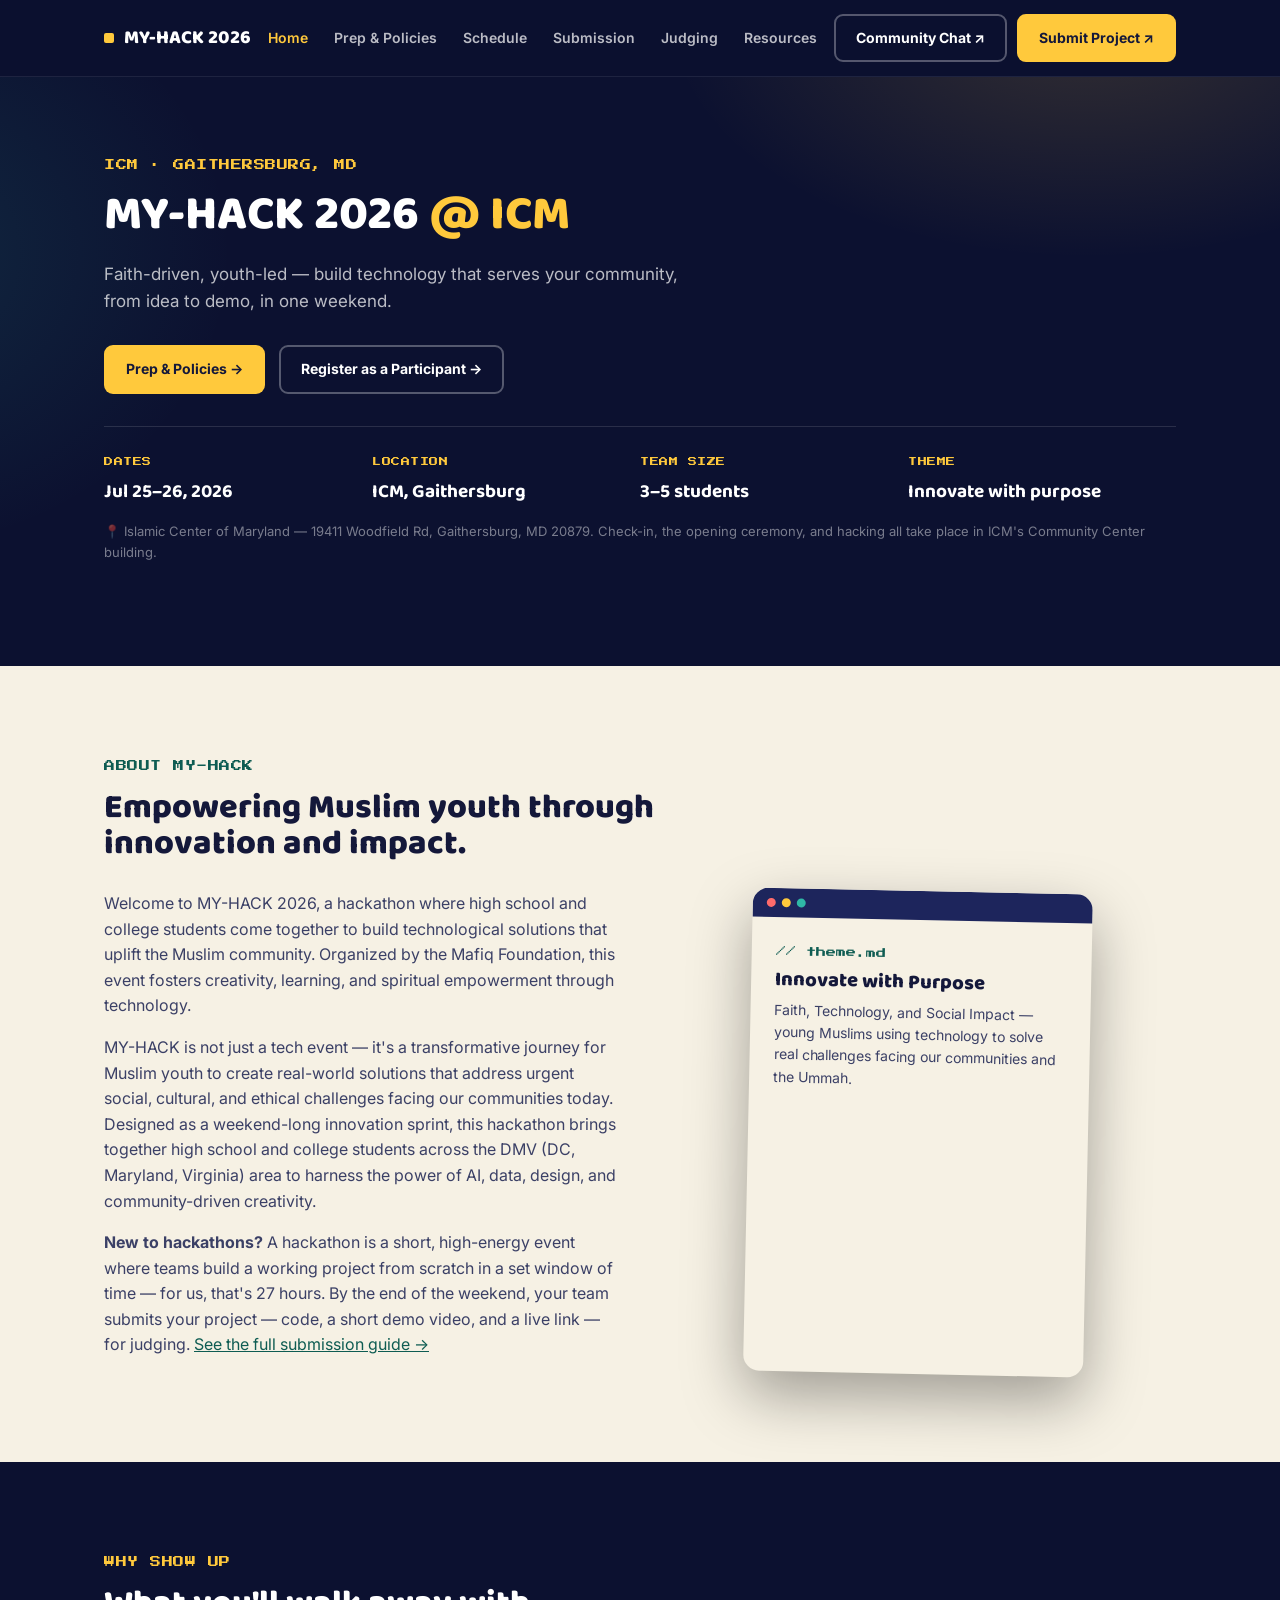
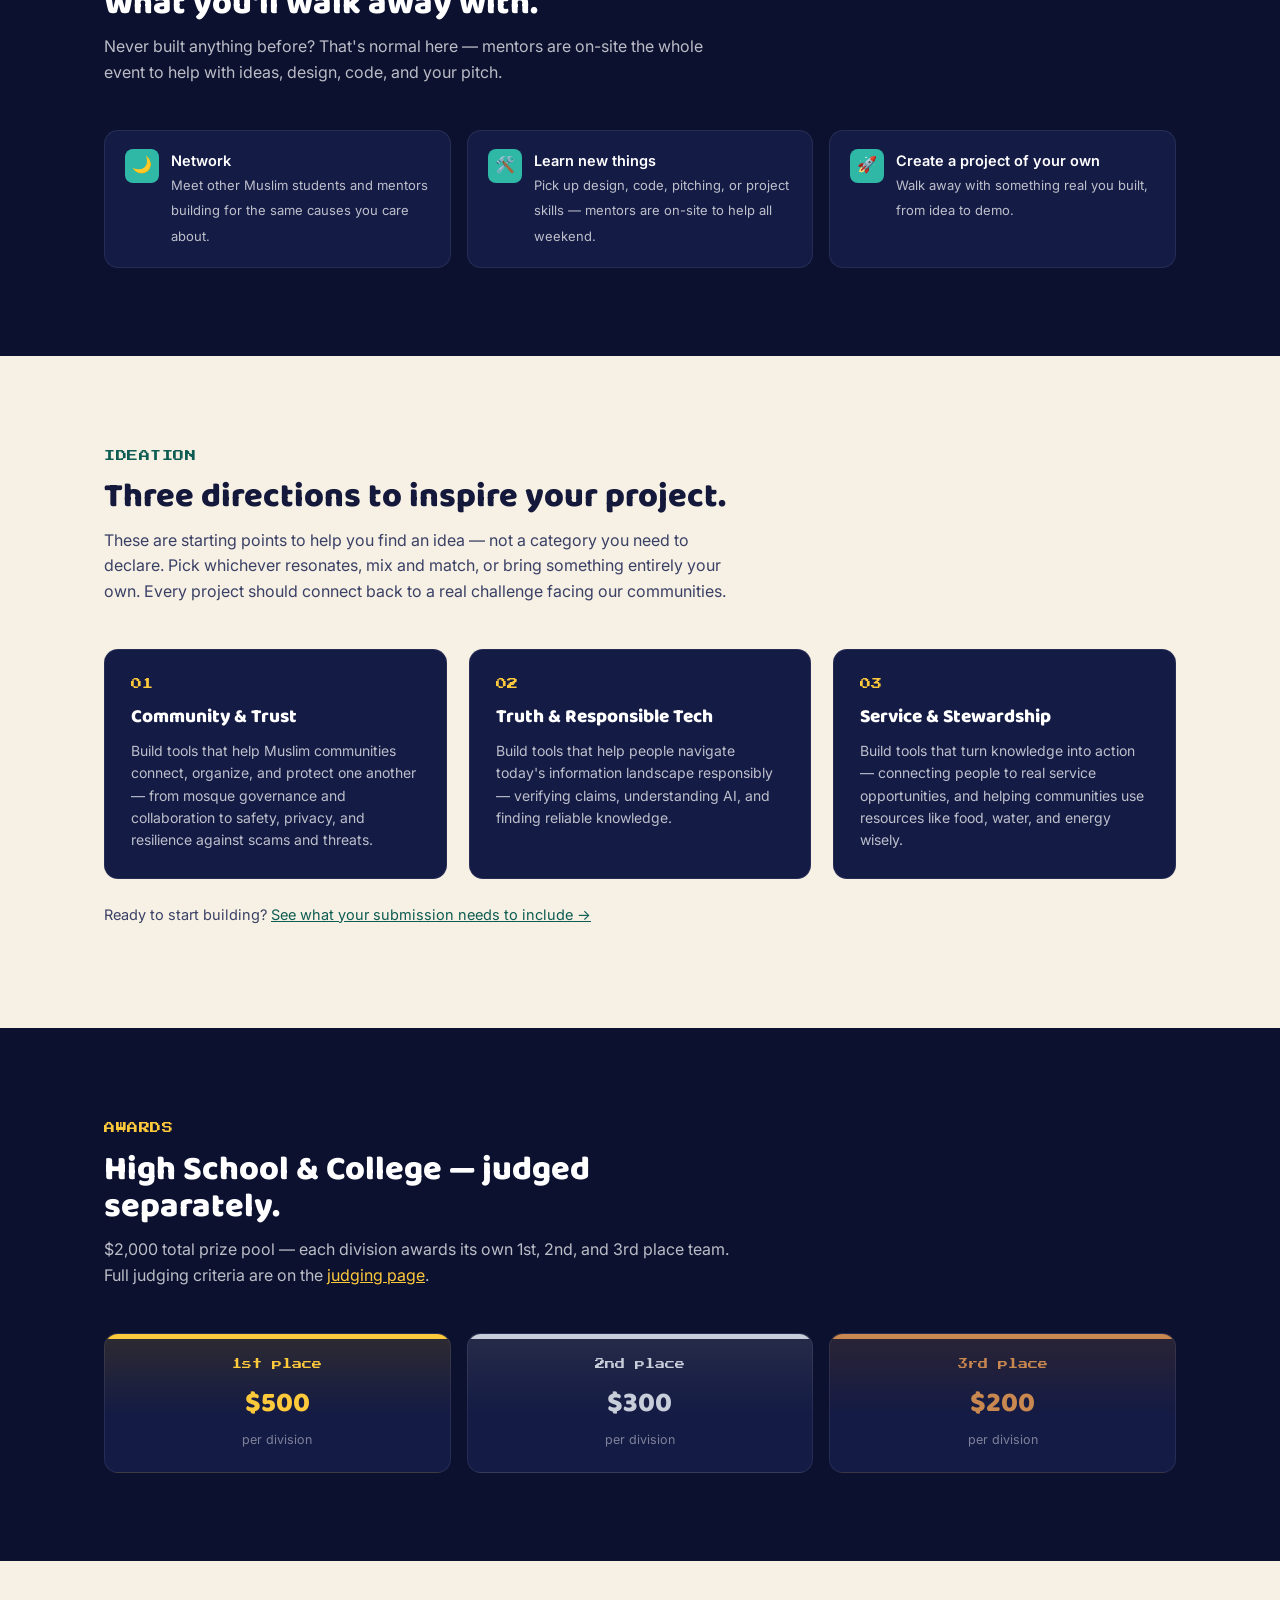
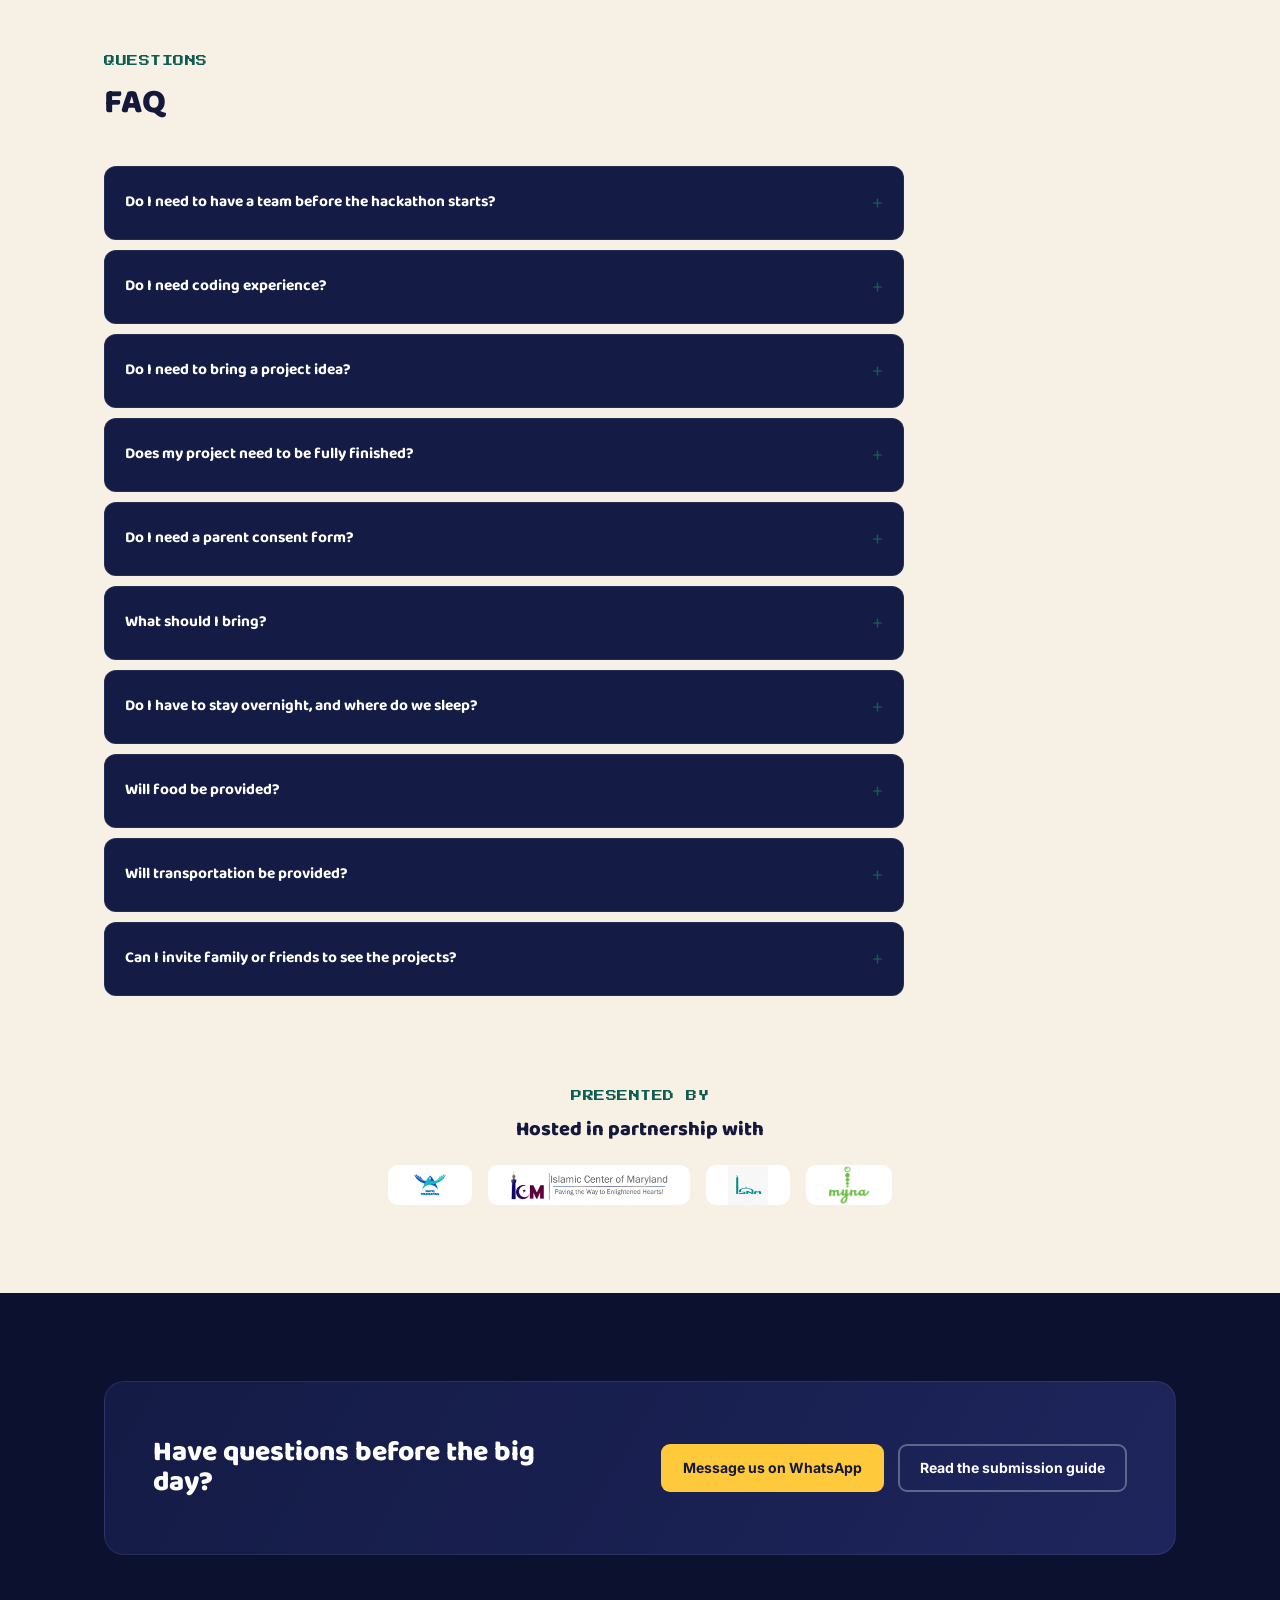
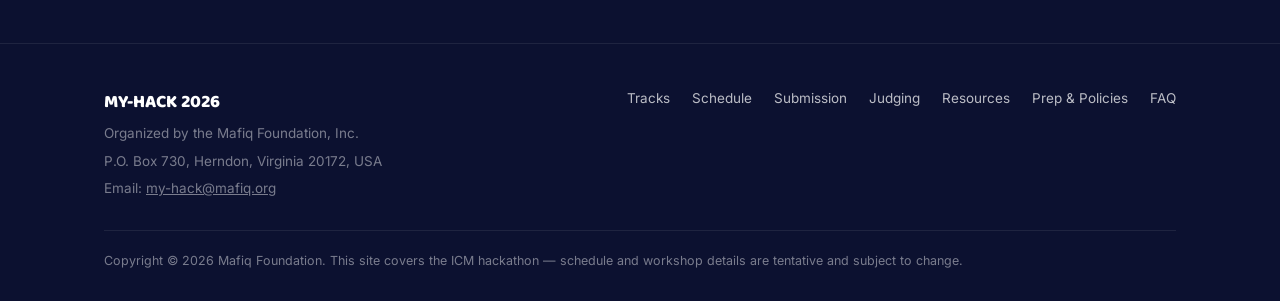
<file: index.html>
<!DOCTYPE html>
<html lang="en">
<head>
<meta charset="UTF-8">
<meta name="viewport" content="width=device-width, initial-scale=1.0">
<title>MY-HACK 2026 @ ICM | Mafiq Foundation</title>
<meta name="description" content="MY-HACK 2026 at the Islamic Center of Maryland — a hackathon for Muslim high school and college students. July 25–26, 2026.">
<link rel="preconnect" href="https://fonts.googleapis.com">
<link rel="preconnect" href="https://fonts.gstatic.com" crossorigin>
<link href="https://fonts.googleapis.com/css2?family=Press+Start+2P&family=Baloo+2:wght@500;700;800&family=Inter:wght@400;500;600;700&family=IBM+Plex+Mono:wght@500;600&display=swap" rel="stylesheet">
<link rel="stylesheet" href="style.css">
<link rel="icon" href="data:image/svg+xml,%3Csvg xmlns='http://www.w3.org/2000/svg' viewBox='0 0 100 100'%3E%3Crect width='100' height='100' rx='20' fill='%230C1130'/%3E%3Crect x='36' y='36' width='28' height='28' rx='6' fill='%23FFC93C'/%3E%3C/svg%3E">
</head>
<body>

<header>
  <div class="navbar">
    <a href="index.html" class="brand"><span class="dot"></span>MY-HACK 2026</a>
    <nav class="links">
      <a href="index.html" class="active">Home</a>
      <a href="conduct.html">Prep & Policies</a>
      <a href="schedule.html">Schedule</a>
      <a href="submission.html">Submission</a>
      <a href="judging.html">Judging</a>
      <a href="resources.html">Resources</a>
    </nav>
    <div class="navActions">
      <a class="btn btn-ghost" href="https://chat.whatsapp.com/Lw0ssvO4tS19f6dNPzfoEf" target="_blank" rel="noopener">Community Chat ↗</a>
      <a class="btn btn-gold" href="https://myhack-2026.devpost.com/" target="_blank" rel="noopener">Submit Project ↗</a>
    </div>
    <button class="navMobileBtn" id="mobileMenuBtn" aria-label="Toggle menu">☰</button>
  </div>
  <div class="mobileMenu" id="mobileMenu">
    <a href="index.html" class="active">Home</a>
      <a href="conduct.html">Prep & Policies</a>
      <a href="schedule.html">Schedule</a>
      <a href="submission.html">Submission</a>
      <a href="judging.html">Judging</a>
      <a href="resources.html">Resources</a>
    <div class="mobileActions">
      <a class="btn btn-ghost" href="https://chat.whatsapp.com/Lw0ssvO4tS19f6dNPzfoEf" target="_blank" rel="noopener">Community Chat ↗</a>
      <a class="btn btn-gold" href="https://myhack-2026.devpost.com/" target="_blank" rel="noopener">Submit Project ↗</a>
    </div>
  </div>
</header>

<section class="hero" id="top">
  <div class="wrap">
    <span class="eyebrow">ICM · Gaithersburg, MD</span>
    <h1 style="font-size:48px;">MY-HACK 2026 <span style="color:var(--gold);">@ ICM</span></h1>
    <p class="lead" style="max-width:600px;">Faith-driven, youth-led — build technology that serves your community, from idea to demo, in one weekend.</p>
    <div class="heroBtns">
      <a href="conduct.html" class="btn btn-gold">Prep & Policies →</a>
      <a href="https://form.jotform.com/213275628170152" target="_blank" rel="noopener" class="btn btn-ghost">Register as a Participant →</a>
    </div>
    <div class="factStrip" style="margin-top:32px;">
      <div class="factItem"><span class="fLabel">Dates</span><span class="fVal">Jul 25–26, 2026</span></div>
      <div class="factItem"><span class="fLabel">Location</span><span class="fVal">ICM, Gaithersburg</span></div>
      <div class="factItem"><span class="fLabel">Team size</span><span class="fVal">3–5 students</span></div>
      <div class="factItem"><span class="fLabel">Theme</span><span class="fVal">Innovate with purpose</span></div>
    </div>
    <p style="font-size:13px;color:var(--white-45);margin-top:14px;">📍 Islamic Center of Maryland — 19411 Woodfield Rd, Gaithersburg, MD 20879. Check-in, the opening ceremony, and hacking all take place in ICM's Community Center building.</p>
  </div>
</section>

<section class="section-pad onLight" id="about">
  <div class="wrap">
    <div class="sectionHead" style="margin-bottom:28px;">
      <span class="eyebrow">About MY-HACK</span>
      <h2>Empowering Muslim youth through innovation and impact.</h2>
    </div>
    <div class="aboutGrid">
      <div>
        <p>Welcome to MY-HACK 2026, a hackathon where high school and college students come together to build technological solutions that uplift the Muslim community. Organized by the Mafiq Foundation, this event fosters creativity, learning, and spiritual empowerment through technology.</p>
        <p>MY-HACK is not just a tech event — it's a transformative journey for Muslim youth to create real-world solutions that address urgent social, cultural, and ethical challenges facing our communities today. Designed as a weekend-long innovation sprint, this hackathon brings together high school and college students across the DMV (DC, Maryland, Virginia) area to harness the power of AI, data, design, and community-driven creativity.</p>
        <p><b>New to hackathons?</b> A hackathon is a short, high-energy event where teams build a working project from scratch in a set window of time — for us, that's 27 hours. By the end of the weekend, your team submits your project — code, a short demo video, and a live link — for judging. <a href="submission.html" style="color:var(--teal-deep);text-decoration:underline;">See the full submission guide →</a></p>
      </div>
      <div class="browserCard" style="margin:0 auto;max-width:340px;">
        <div class="chrome"><span></span><span></span><span></span></div>
        <div class="screen">
          <span class="tag">// theme.md</span>
          <h3>Innovate with Purpose</h3>
          <p>Faith, Technology, and Social Impact — young Muslims using technology to solve real challenges facing our communities and the Ummah.</p>
        </div>
      </div>
    </div>
  </div>
</section>

<section class="section-pad">
  <div class="wrap">
    <div class="sectionHead">
      <span class="eyebrow">Why show up</span>
      <h2>What you'll walk away with.</h2>
      <p>Never built anything before? That's normal here — mentors are on-site the whole event to help with ideas, design, code, and your pitch.</p>
    </div>
    <div class="bringGrid">
      <div class="bringItem" style="background:var(--navy-800);border-color:rgba(255,255,255,0.08);"><div class="ic">🌙</div><div><p style="color:var(--white);">Network</p><span style="color:var(--white-70);">Meet other Muslim students and mentors building for the same causes you care about.</span></div></div>
      <div class="bringItem" style="background:var(--navy-800);border-color:rgba(255,255,255,0.08);"><div class="ic">🛠️</div><div><p style="color:var(--white);">Learn new things</p><span style="color:var(--white-70);">Pick up design, code, pitching, or project skills — mentors are on-site to help all weekend.</span></div></div>
      <div class="bringItem" style="background:var(--navy-800);border-color:rgba(255,255,255,0.08);"><div class="ic">🚀</div><div><p style="color:var(--white);">Create a project of your own</p><span style="color:var(--white-70);">Walk away with something real you built, from idea to demo.</span></div></div>
    </div>
  </div>
</section>

<section class="section-pad onLight" id="tracks">
  <div class="wrap">
    <div class="sectionHead">
      <span class="eyebrow">Ideation</span>
      <h2>Three directions to inspire your project.</h2>
      <p>These are starting points to help you find an idea — not a category you need to declare. Pick whichever resonates, mix and match, or bring something entirely your own. Every project should connect back to a real challenge facing our communities.</p>
    </div>
    <div class="trackGrid">
      <div class="trackCard reveal">
        <span class="num">01</span>
        <h3>Community & Trust</h3>
        <p>Build tools that help Muslim communities connect, organize, and protect one another — from mosque governance and collaboration to safety, privacy, and resilience against scams and threats.</p>
      </div>
      <div class="trackCard reveal">
        <span class="num">02</span>
        <h3>Truth & Responsible Tech</h3>
        <p>Build tools that help people navigate today's information landscape responsibly — verifying claims, understanding AI, and finding reliable knowledge.</p>
      </div>
      <div class="trackCard reveal">
        <span class="num">03</span>
        <h3>Service & Stewardship</h3>
        <p>Build tools that turn knowledge into action — connecting people to real service opportunities, and helping communities use resources like food, water, and energy wisely.</p>
      </div>
    </div>
    <p style="margin-top:24px;font-size:14.5px;color:var(--ink-soft);">Ready to start building? <a href="submission.html" style="color:var(--teal-deep);text-decoration:underline;">See what your submission needs to include →</a></p>
  </div>
</section>

<section class="section-pad">
  <div class="wrap">
    <div class="sectionHead">
      <span class="eyebrow">Awards</span>
      <h2>High School & College — judged separately.</h2>
      <p>$2,000 total prize pool — each division awards its own 1st, 2nd, and 3rd place team. Full judging criteria are on the <a href="judging.html" style="text-decoration:underline;color:var(--gold);">judging page</a>.</p>
    </div>
    <div class="prizeStrip">
      <div class="prizeCard first"><span class="place">1st place</span><div class="amt">$500</div><div class="sub">per division</div></div>
      <div class="prizeCard second"><span class="place">2nd place</span><div class="amt">$300</div><div class="sub">per division</div></div>
      <div class="prizeCard third"><span class="place">3rd place</span><div class="amt">$200</div><div class="sub">per division</div></div>
    </div>
  </div>
</section>

<section class="section-pad onLight" id="faq">
  <div class="wrap">
    <div class="sectionHead">
      <span class="eyebrow">Questions</span>
      <h2>FAQ</h2>
    </div>
    <div class="faqList">
      <details style="background:var(--navy-800);border-color:rgba(255,255,255,0.08);"><summary style="color:var(--white);">Do I need to have a team before the hackathon starts?</summary><p style="color:var(--white-70);">No problem, there's a team formation session to help you find one that day.</p></details>
      <details style="background:var(--navy-800);border-color:rgba(255,255,255,0.08);"><summary style="color:var(--white);">Do I need coding experience?</summary><p style="color:var(--white-70);">No. You can contribute through design, research, business, writing, public speaking, project management, or problem-solving — teams need every kind of skill, not just engineers.</p></details>
      <details style="background:var(--navy-800);border-color:rgba(255,255,255,0.08);"><summary style="color:var(--white);">Do I need to bring a project idea?</summary><p style="color:var(--white-70);">No. Suggested tracks are above, but you're also welcome to bring your own idea based on a real challenge in your community.</p></details>
      <details style="background:var(--navy-800);border-color:rgba(255,255,255,0.08);"><summary style="color:var(--white);">Does my project need to be fully finished?</summary><p style="color:var(--white-70);">No. A functional prototype, mockup, or clear demonstration of the idea is acceptable.</p></details>
      <details style="background:var(--navy-800);border-color:rgba(255,255,255,0.08);"><summary style="color:var(--white);">Do I need a parent consent form?</summary><p style="color:var(--white-70);">Yes — every participant needs a parent or guardian to complete and sign our consent form before the event. Print it and bring the physical copy to check-in on July 25. See the <a href="conduct.html" style="color:var(--gold);text-decoration:underline;">Prep & Policies page</a> for the form and full details.</p></details>
      <details style="background:var(--navy-800);border-color:rgba(255,255,255,0.08);"><summary style="color:var(--white);">What should I bring?</summary><p style="color:var(--white-70);">A laptop and charger are the essentials. Also bring your phone charger, a blanket and small pillow for overnight rest, toiletries if you're staying through the night, a reusable water bottle, and any personal medication. Meals are provided, so pack light.</p></details>
      <details style="background:var(--navy-800);border-color:rgba(255,255,255,0.08);"><summary style="color:var(--white);">Do I have to stay overnight, and where do we sleep?</summary><p style="color:var(--white-70);">Staying isn't required, but it's encouraged so your team can make the most of the full event. MY-HACK runs on a "no-sleep" model — you can take short naps in separate gender halls, or go home and come back. Full overnight rules are on the <a href="conduct.html" style="color:var(--gold);text-decoration:underline;">Prep & Policies page</a>.</p></details>
      <details style="background:var(--navy-800);border-color:rgba(255,255,255,0.08);"><summary style="color:var(--white);">Will food be provided?</summary><p style="color:var(--white-70);">Yes — meals and snacks are included throughout, along with scheduled prayer breaks.</p></details>
      <details style="background:var(--navy-800);border-color:rgba(255,255,255,0.08);"><summary style="color:var(--white);">Will transportation be provided?</summary><p style="color:var(--white-70);">Limited support may be available if requested in advance — reach out to the organizers ahead of the event.</p></details>
      <details style="background:var(--navy-800);border-color:rgba(255,255,255,0.08);"><summary style="color:var(--white);">Can I invite family or friends to see the projects?</summary><p style="color:var(--white-70);">Yes! Sunday's showcase and judging is a great time to bring people by — teams pitch their projects, and it's more fun with an audience. Invite whoever you'd like to come see what you built.</p></details>
    </div>
  </div>
</section>

<section class="section-pad onLight" style="padding-top:0;">
  <div class="wrap" style="text-align:center;">
    <span class="eyebrow">Presented by</span>
    <h2 style="font-size:20px;color:var(--ink);margin-bottom:24px;">Hosted in partnership with</h2>
    <div class="sponsorRow">
      <a class="logoChip" href="https://mafiq.org/" target="_blank" rel="noopener" title="Mafiq Foundation"><img src="images/mafiq-logo.png" alt="Mafiq Foundation"></a>
      <div class="logoChip" title="Islamic Center of Maryland"><img src="images/icm-logo.png" alt="Islamic Center of Maryland"></div>
      <div class="logoChip" title="ISNA"><img src="images/isna-logo.png" alt="ISNA"></div>
      <div class="logoChip" title="MYNA"><img src="images/myna-logo.png" alt="MYNA"></div>
    </div>
  </div>
</section>

<section class="section-pad">
  <div class="wrap">
    <div class="ctaBand">
      <h2>Have questions before the big day?</h2>
      <div class="heroBtns">
        <a href="https://chat.whatsapp.com/Lw0ssvO4tS19f6dNPzfoEf" target="_blank" rel="noopener" class="btn btn-gold">Message us on WhatsApp</a>
        <a href="submission.html" class="btn btn-ghost">Read the submission guide</a>
      </div>
    </div>
  </div>
</section>

<footer>
  <div class="wrap">
    <div class="footGrid">
      <div>
        <div class="fBrand">MY-HACK 2026</div>
        <p>Organized by the Mafiq Foundation, Inc.</p>
        <p>P.O. Box 730, Herndon, Virginia 20172, USA</p>
        <p>Email: <a href="mailto:my-hack@mafiq.org" style="text-decoration:underline;">my-hack@mafiq.org</a></p>
      </div>
      <div class="footLinks">
        <a href="#tracks">Tracks</a>
        <a href="schedule.html">Schedule</a>
        <a href="submission.html">Submission</a>
        <a href="judging.html">Judging</a>
        <a href="resources.html">Resources</a>
        <a href="conduct.html">Prep & Policies</a>
        <a href="#faq">FAQ</a>
      </div>
    </div>
    <div class="copyline">Copyright © 2026 Mafiq Foundation. This site covers the ICM hackathon — schedule and workshop details are tentative and subject to change.</div>
  </div>
</footer>

<script>
  var reveals = document.querySelectorAll('.reveal');
  if('IntersectionObserver' in window){
    var io = new IntersectionObserver(function(entries){
      entries.forEach(function(e){
        if(e.isIntersecting){ e.target.classList.add('show'); io.unobserve(e.target); }
      });
    },{threshold:0.15});
    reveals.forEach(function(el){ io.observe(el); });
  } else {
    reveals.forEach(function(el){ el.classList.add('show'); });
  }
</script>


<script>
  (function(){
    var mBtn = document.getElementById('mobileMenuBtn');
    var mMenu = document.getElementById('mobileMenu');
    if(mBtn && mMenu){
      mBtn.addEventListener('click', function(){
        mMenu.classList.toggle('open');
        mBtn.textContent = mMenu.classList.contains('open') ? '✕' : '☰';
      });
      mMenu.querySelectorAll('a').forEach(function(a){
        a.addEventListener('click', function(){
          mMenu.classList.remove('open');
          mBtn.textContent = '☰';
        });
      });
    }
  })();
</script>
</body>
</html>
</file>
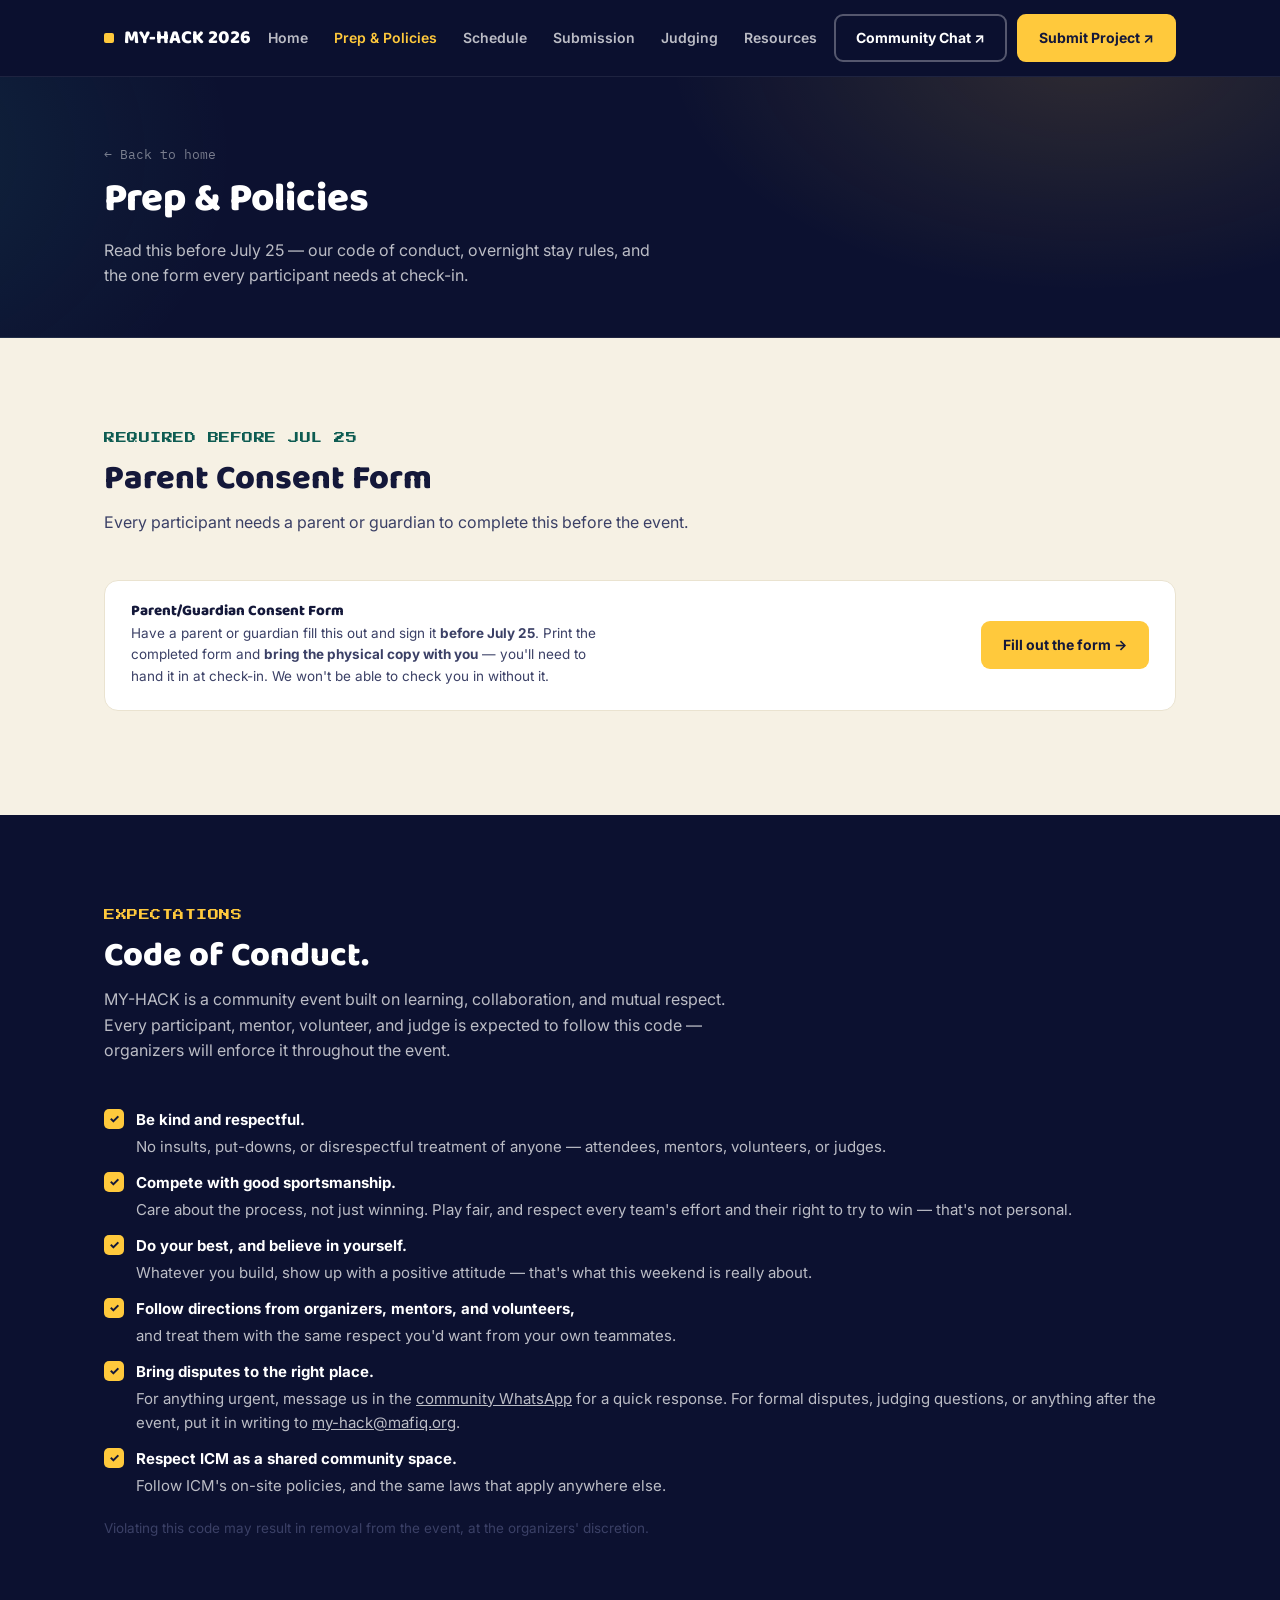
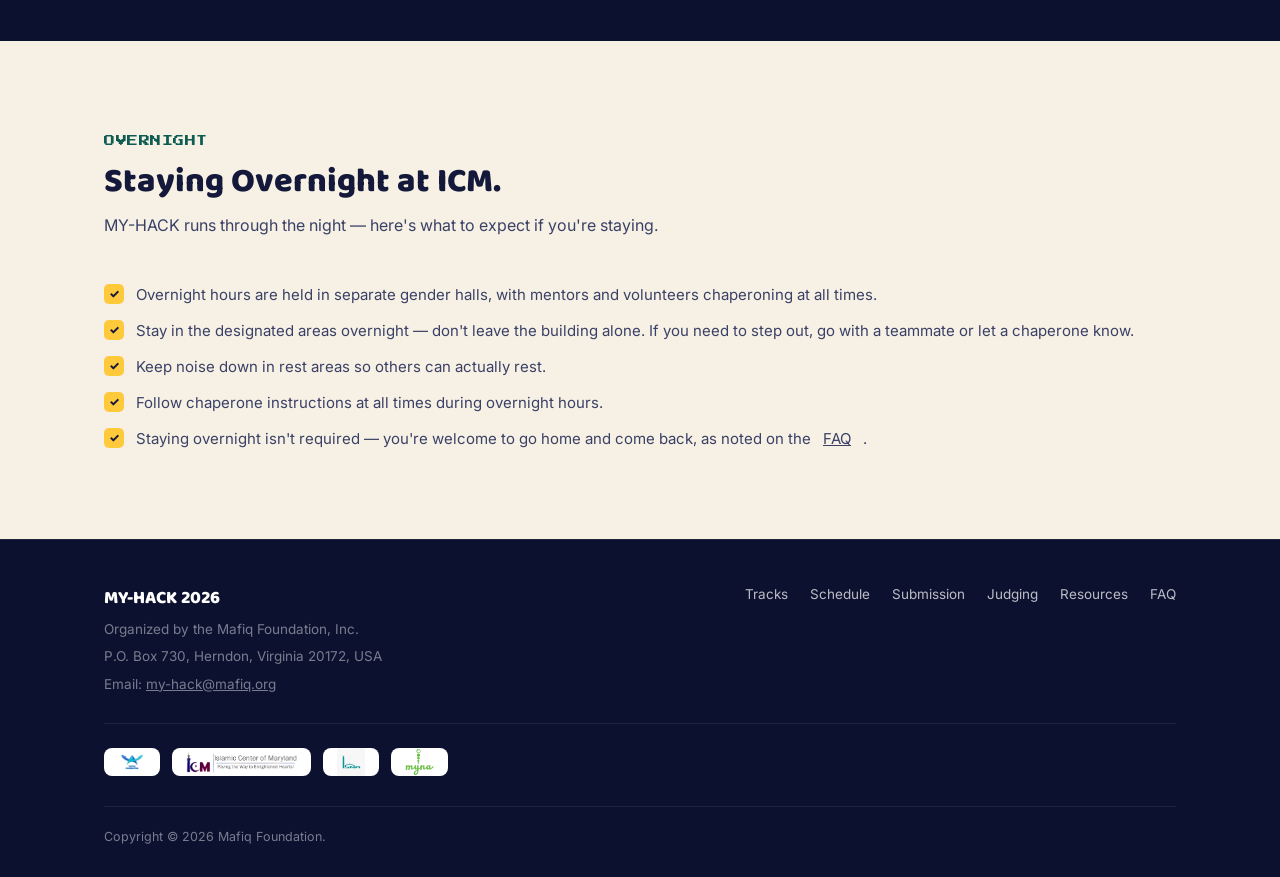
<file: conduct.html>
<!DOCTYPE html>
<html lang="en">
<head>
<meta charset="UTF-8">
<meta name="viewport" content="width=device-width, initial-scale=1.0">
<title>Prep & Policies — MY-HACK 2026 ICM</title>
<link rel="preconnect" href="https://fonts.googleapis.com">
<link rel="preconnect" href="https://fonts.gstatic.com" crossorigin>
<link href="https://fonts.googleapis.com/css2?family=Press+Start+2P&family=Baloo+2:wght@500;700;800&family=Inter:wght@400;500;600;700&family=IBM+Plex+Mono:wght@500;600&display=swap" rel="stylesheet">
<link rel="stylesheet" href="style.css">
<link rel="icon" href="data:image/svg+xml,%3Csvg xmlns='http://www.w3.org/2000/svg' viewBox='0 0 100 100'%3E%3Crect width='100' height='100' rx='20' fill='%230C1130'/%3E%3Crect x='36' y='36' width='28' height='28' rx='6' fill='%23FFC93C'/%3E%3C/svg%3E">
</head>
<body>

<header>
  <div class="navbar">
    <a href="index.html" class="brand"><span class="dot"></span>MY-HACK 2026</a>
    <nav class="links">
      <a href="index.html">Home</a>
      <a href="conduct.html" class="active">Prep & Policies</a>
      <a href="schedule.html">Schedule</a>
      <a href="submission.html">Submission</a>
      <a href="judging.html">Judging</a>
      <a href="resources.html">Resources</a>
    </nav>
    <div class="navActions">
      <a class="btn btn-ghost" href="https://chat.whatsapp.com/Lw0ssvO4tS19f6dNPzfoEf" target="_blank" rel="noopener">Community Chat ↗</a>
      <a class="btn btn-gold" href="https://myhack-2026.devpost.com/" target="_blank" rel="noopener">Submit Project ↗</a>
    </div>
    <button class="navMobileBtn" id="mobileMenuBtn" aria-label="Toggle menu">☰</button>
  </div>
  <div class="mobileMenu" id="mobileMenu">
    <a href="index.html">Home</a>
      <a href="conduct.html" class="active">Prep & Policies</a>
      <a href="schedule.html">Schedule</a>
      <a href="submission.html">Submission</a>
      <a href="judging.html">Judging</a>
      <a href="resources.html">Resources</a>
    <div class="mobileActions">
      <a class="btn btn-ghost" href="https://chat.whatsapp.com/Lw0ssvO4tS19f6dNPzfoEf" target="_blank" rel="noopener">Community Chat ↗</a>
      <a class="btn btn-gold" href="https://myhack-2026.devpost.com/" target="_blank" rel="noopener">Submit Project ↗</a>
    </div>
  </div>
</header>

<section class="pageHero">
  <div class="wrap">
    <a href="index.html" class="crumb">← Back to home</a>
    <h1>Prep & Policies</h1>
    <p class="lead">Read this before July 25 — our code of conduct, overnight stay rules, and the one form every participant needs at check-in.</p>
  </div>
</section>

<section class="section-pad onLight">
  <div class="wrap">
    <div class="sectionHead">
      <span class="eyebrow">Required before Jul 25</span>
      <h2 style="color:var(--ink);">Parent Consent Form</h2>
      <p style="color:var(--ink-soft);">Every participant needs a parent or guardian to complete this before the event.</p>
    </div>
    <div class="formCallout">
      <div class="fcText">
        <h3>Parent/Guardian Consent Form</h3>
        <p>Have a parent or guardian fill this out and sign it <b>before July 25</b>. Print the completed form and <b>bring the physical copy with you</b> — you'll need to hand it in at check-in. We won't be able to check you in without it.</p>
      </div>
      <a href="https://form.jotform.com/221674687021154" target="_blank" rel="noopener" class="btn btn-gold">Fill out the form →</a>
    </div>
  </div>
</section>

<section class="section-pad">
  <div class="wrap">
    <div class="sectionHead">
      <span class="eyebrow">Expectations</span>
      <h2>Code of Conduct.</h2>
      <p>MY-HACK is a community event built on learning, collaboration, and mutual respect. Every participant, mentor, volunteer, and judge is expected to follow this code — organizers will enforce it throughout the event.</p>
    </div>
    <ul class="checkList">
      <li><span class="chk">✓</span> <span><b style="display:block;color:var(--white);margin-bottom:3px;">Be kind and respectful.</b> No insults, put-downs, or disrespectful treatment of anyone — attendees, mentors, volunteers, or judges.</span></li>
      <li><span class="chk">✓</span> <span><b style="display:block;color:var(--white);margin-bottom:3px;">Compete with good sportsmanship.</b> Care about the process, not just winning. Play fair, and respect every team's effort and their right to try to win — that's not personal.</span></li>
      <li><span class="chk">✓</span> <span><b style="display:block;color:var(--white);margin-bottom:3px;">Do your best, and believe in yourself.</b> Whatever you build, show up with a positive attitude — that's what this weekend is really about.</span></li>
      <li><span class="chk">✓</span> <span><b style="display:block;color:var(--white);margin-bottom:3px;">Follow directions from organizers, mentors, and volunteers,</b> and treat them with the same respect you'd want from your own teammates.</span></li>
      <li><span class="chk">✓</span> <span><b style="display:block;color:var(--white);margin-bottom:3px;">Bring disputes to the right place.</b> For anything urgent, message us in the <a href="https://chat.whatsapp.com/Lw0ssvO4tS19f6dNPzfoEf" target="_blank" rel="noopener" style="text-decoration:underline;">community WhatsApp</a> for a quick response. For formal disputes, judging questions, or anything after the event, put it in writing to <a href="mailto:my-hack@mafiq.org" style="text-decoration:underline;">my-hack@mafiq.org</a>.</span></li>
      <li><span class="chk">✓</span> <span><b style="display:block;color:var(--white);margin-bottom:3px;">Respect ICM as a shared community space.</b> Follow ICM's on-site policies, and the same laws that apply anywhere else.</span></li>
    </ul>
    <p style="font-size:13.5px;color:var(--ink-soft);margin-top:20px;">Violating this code may result in removal from the event, at the organizers' discretion.</p>
  </div>
</section>

<section class="section-pad onLight">
  <div class="wrap">
    <div class="sectionHead">
      <span class="eyebrow">Overnight</span>
      <h2 style="color:var(--ink);">Staying Overnight at ICM.</h2>
      <p style="color:var(--ink-soft);">MY-HACK runs through the night — here's what to expect if you're staying.</p>
    </div>
    <ul class="checkList">
      <li><span class="chk">✓</span> Overnight hours are held in separate gender halls, with mentors and volunteers chaperoning at all times.</li>
      <li><span class="chk">✓</span> Stay in the designated areas overnight — don't leave the building alone. If you need to step out, go with a teammate or let a chaperone know.</li>
      <li><span class="chk">✓</span> Keep noise down in rest areas so others can actually rest.</li>
      <li><span class="chk">✓</span> Follow chaperone instructions at all times during overnight hours.</li>
      <li><span class="chk">✓</span> Staying overnight isn't required — you're welcome to go home and come back, as noted on the <a href="index.html#faq" style="text-decoration:underline;">FAQ</a>.</li>
    </ul>
  </div>
</section>

<footer>
  <div class="wrap">
    <div class="footGrid">
      <div>
        <div class="fBrand">MY-HACK 2026</div>
        <p>Organized by the Mafiq Foundation, Inc.</p>
        <p>P.O. Box 730, Herndon, Virginia 20172, USA</p>
        <p>Email: <a href="mailto:my-hack@mafiq.org" style="text-decoration:underline;">my-hack@mafiq.org</a></p>
      </div>
      <div class="footLinks">
        <a href="index.html#tracks">Tracks</a>
        <a href="schedule.html">Schedule</a>
        <a href="submission.html">Submission</a>
        <a href="judging.html">Judging</a>
        <a href="resources.html">Resources</a>
        <a href="index.html#faq">FAQ</a>
      </div>
    </div>
    <div class="footLogos">
      <a class="logoChip" href="https://mafiq.org/" target="_blank" rel="noopener" title="Mafiq Foundation"><img src="images/mafiq-logo.png" alt="Mafiq Foundation"></a>
      <div class="logoChip" title="Islamic Center of Maryland"><img src="images/icm-logo.png" alt="Islamic Center of Maryland"></div>
      <div class="logoChip" title="ISNA"><img src="images/isna-logo.png" alt="ISNA"></div>
      <div class="logoChip" title="MYNA"><img src="images/myna-logo.png" alt="MYNA"></div>
    </div>
    <div class="copyline">Copyright © 2026 Mafiq Foundation.</div>
  </div>
</footer>


<script>
  (function(){
    var mBtn = document.getElementById('mobileMenuBtn');
    var mMenu = document.getElementById('mobileMenu');
    if(mBtn && mMenu){
      mBtn.addEventListener('click', function(){
        mMenu.classList.toggle('open');
        mBtn.textContent = mMenu.classList.contains('open') ? '✕' : '☰';
      });
      mMenu.querySelectorAll('a').forEach(function(a){
        a.addEventListener('click', function(){
          mMenu.classList.remove('open');
          mBtn.textContent = '☰';
        });
      });
    }
  })();
</script>
</body>
</html>
</file>
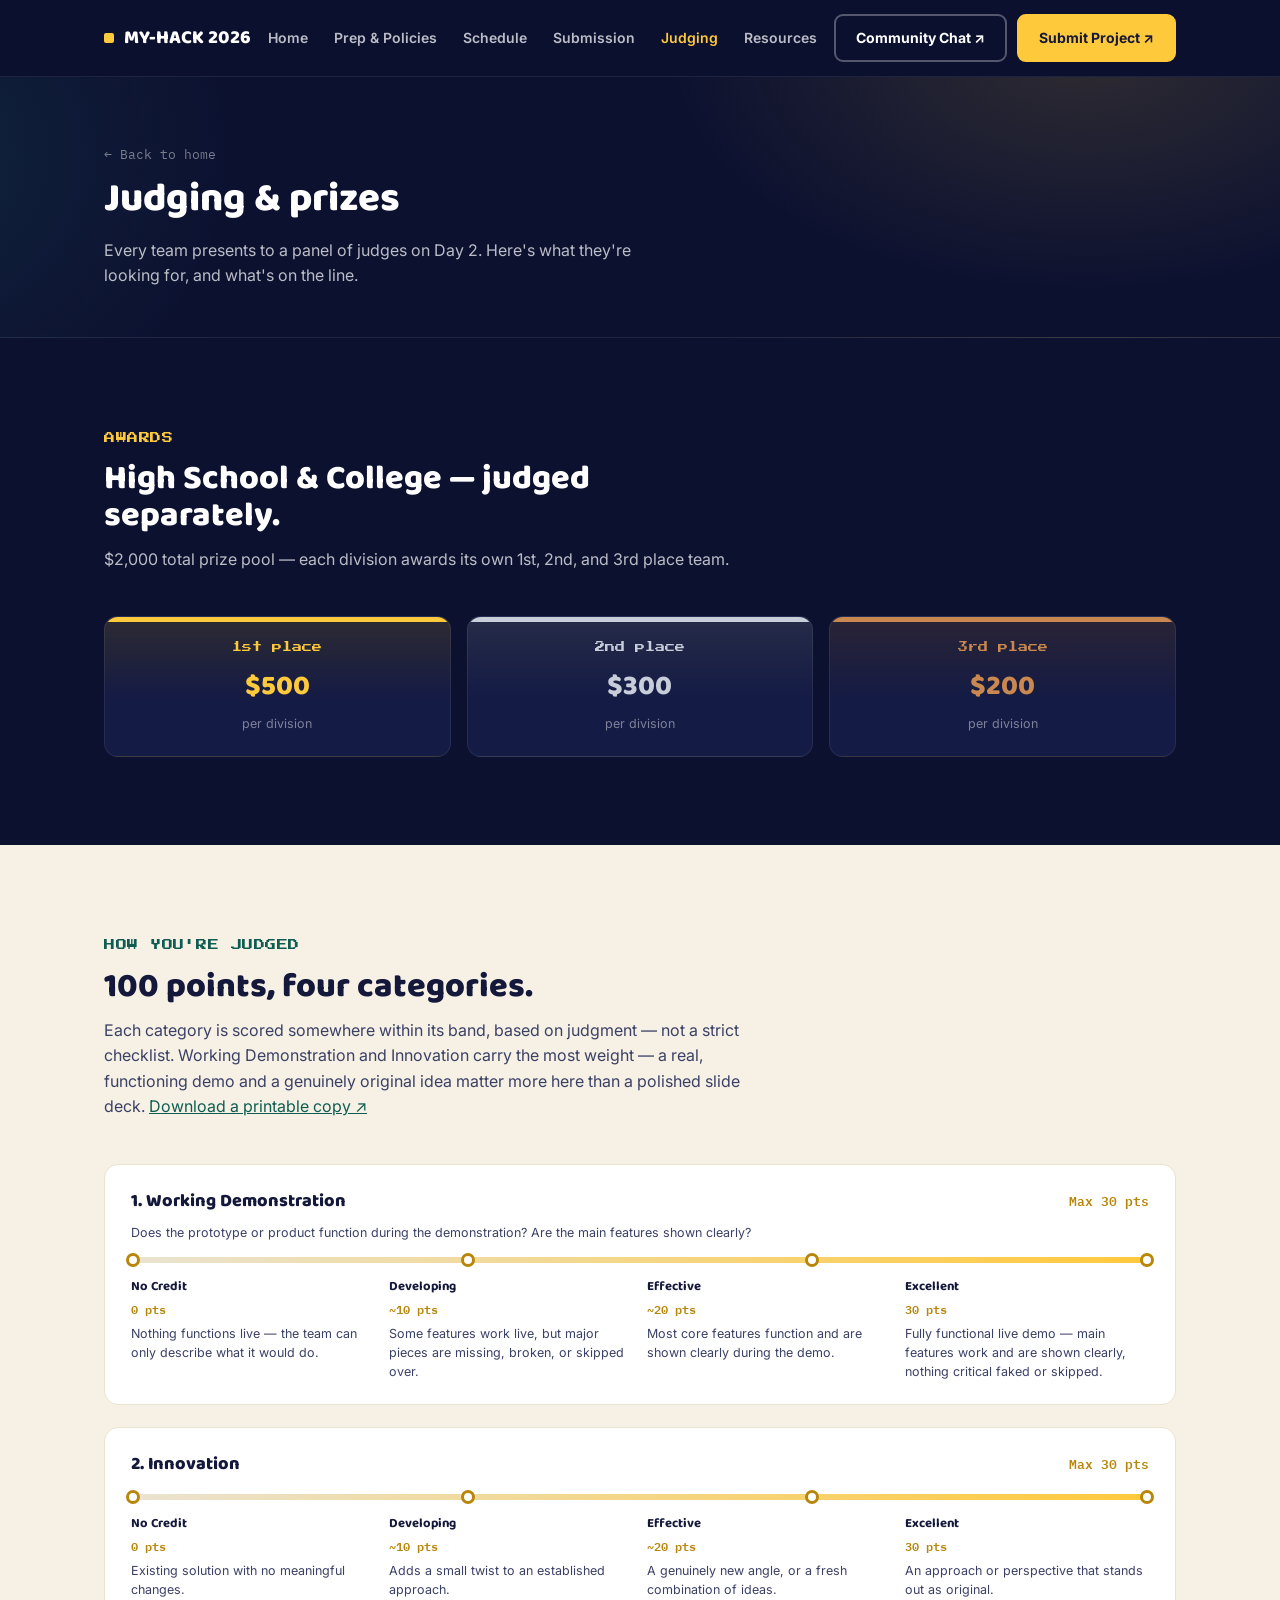
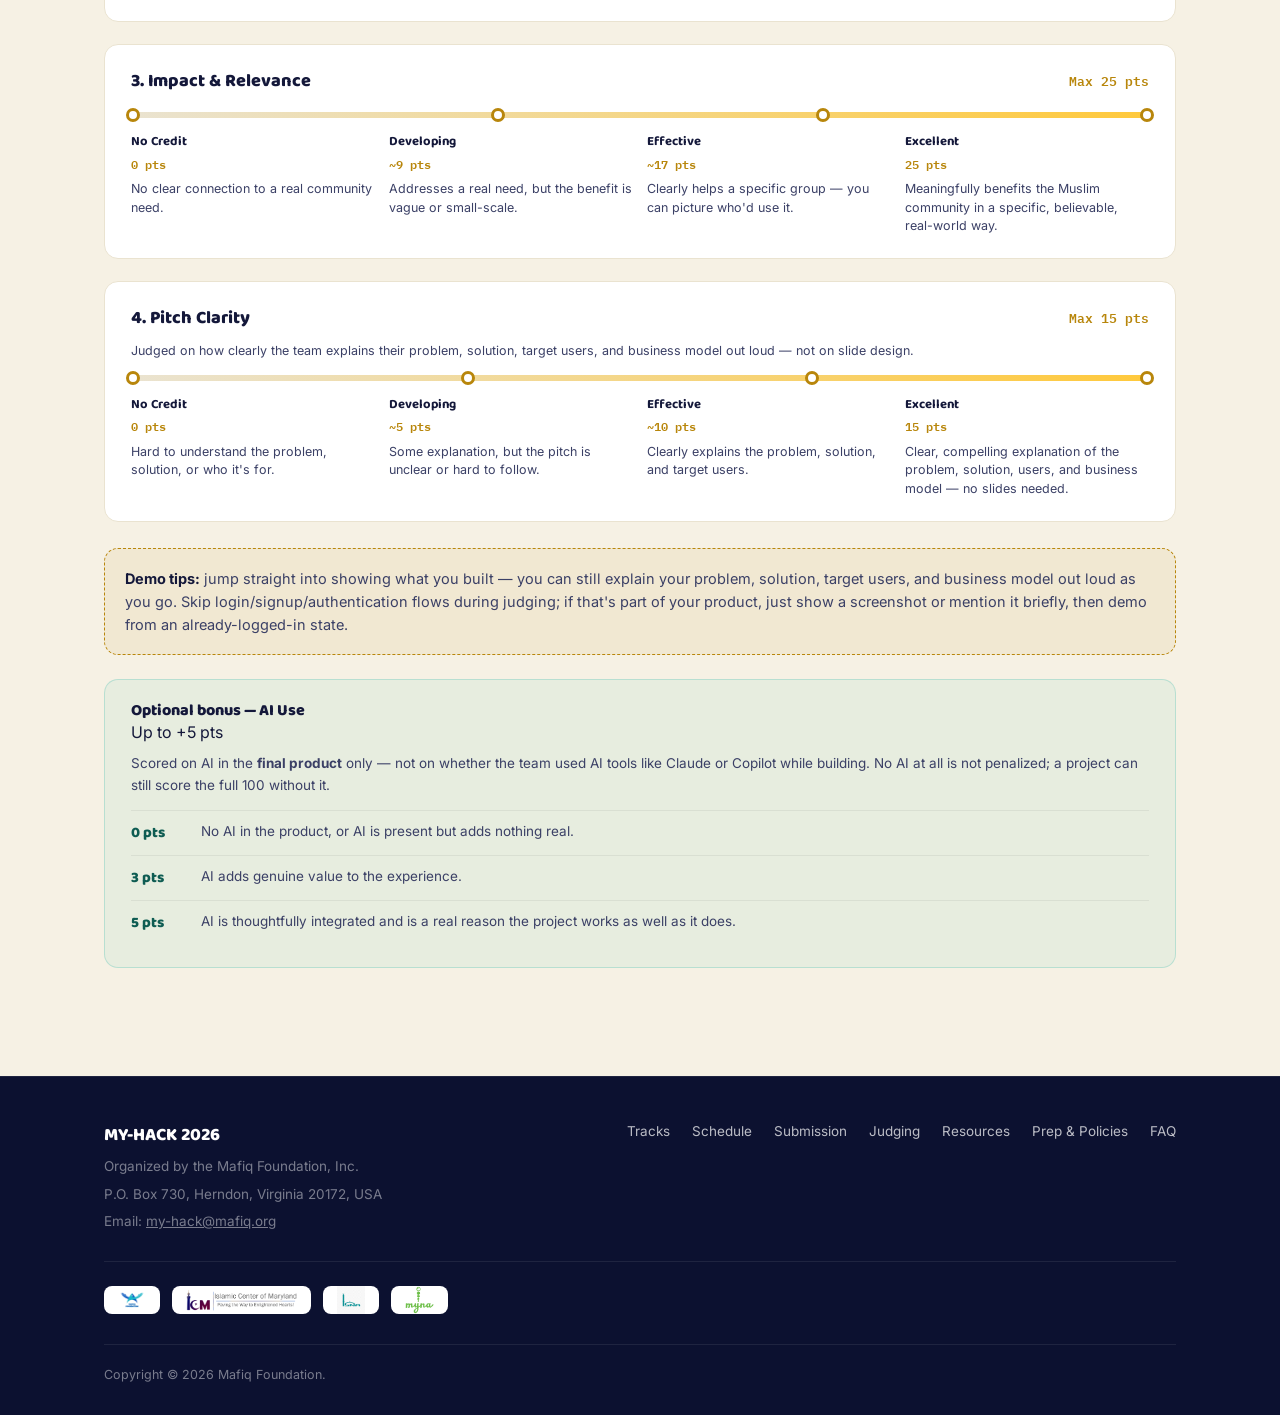
<file: judging.html>
<!DOCTYPE html>
<html lang="en">
<head>
<meta charset="UTF-8">
<meta name="viewport" content="width=device-width, initial-scale=1.0">
<title>Judging & prizes — MY-HACK 2026 ICM</title>
<link rel="preconnect" href="https://fonts.googleapis.com">
<link rel="preconnect" href="https://fonts.gstatic.com" crossorigin>
<link href="https://fonts.googleapis.com/css2?family=Press+Start+2P&family=Baloo+2:wght@500;700;800&family=Inter:wght@400;500;600;700&family=IBM+Plex+Mono:wght@500;600&display=swap" rel="stylesheet">
<link rel="stylesheet" href="style.css">
<link rel="icon" href="data:image/svg+xml,%3Csvg xmlns='http://www.w3.org/2000/svg' viewBox='0 0 100 100'%3E%3Crect width='100' height='100' rx='20' fill='%230C1130'/%3E%3Crect x='36' y='36' width='28' height='28' rx='6' fill='%23FFC93C'/%3E%3C/svg%3E">
</head>
<body>

<header>
  <div class="navbar">
    <a href="index.html" class="brand"><span class="dot"></span>MY-HACK 2026</a>
    <nav class="links">
      <a href="index.html">Home</a>
      <a href="conduct.html">Prep & Policies</a>
      <a href="schedule.html">Schedule</a>
      <a href="submission.html">Submission</a>
      <a href="judging.html" class="active">Judging</a>
      <a href="resources.html">Resources</a>
    </nav>
    <div class="navActions">
      <!-- WhatsApp community channel -->
      <a class="btn btn-ghost" href="https://chat.whatsapp.com/Lw0ssvO4tS19f6dNPzfoEf" target="_blank" rel="noopener">Community Chat ↗</a>
      <!-- Devpost submission portal for the ICM event -->
      <a class="btn btn-gold" href="https://myhack-2026.devpost.com/" target="_blank" rel="noopener">Submit Project ↗</a>
    </div>
    <button class="navMobileBtn" id="mobileMenuBtn" aria-label="Toggle menu">☰</button>
  </div>
  <div class="mobileMenu" id="mobileMenu">
    <a href="index.html">Home</a>
      <a href="conduct.html">Prep & Policies</a>
      <a href="schedule.html">Schedule</a>
      <a href="submission.html">Submission</a>
      <a href="judging.html" class="active">Judging</a>
      <a href="resources.html">Resources</a>
    <div class="mobileActions">
      <!-- WhatsApp community channel -->
      <a class="btn btn-ghost" href="https://chat.whatsapp.com/Lw0ssvO4tS19f6dNPzfoEf" target="_blank" rel="noopener">Community Chat ↗</a>
      <!-- Devpost submission portal for the ICM event -->
      <a class="btn btn-gold" href="https://myhack-2026.devpost.com/" target="_blank" rel="noopener">Submit Project ↗</a>
    </div>
  </div>
</header>

<section class="pageHero">
  <div class="wrap">
    <a href="index.html" class="crumb">← Back to home</a>
    <h1>Judging & prizes</h1>
    <p class="lead">Every team presents to a panel of judges on Day 2. Here's what they're looking for, and what's on the line.</p>
  </div>
</section>

<section class="section-pad">
  <div class="wrap">
    <div class="sectionHead">
      <span class="eyebrow">Awards</span>
      <h2>High School & College — judged separately.</h2>
      <p>$2,000 total prize pool — each division awards its own 1st, 2nd, and 3rd place team.</p>
    </div>
    <div class="prizeStrip">
      <div class="prizeCard first"><span class="place">1st place</span><div class="amt">$500</div><div class="sub">per division</div></div>
      <div class="prizeCard second"><span class="place">2nd place</span><div class="amt">$300</div><div class="sub">per division</div></div>
      <div class="prizeCard third"><span class="place">3rd place</span><div class="amt">$200</div><div class="sub">per division</div></div>
    </div>
  </div>
</section>

<section class="section-pad onLight">
  <div class="wrap">
    <div class="sectionHead">
      <span class="eyebrow">How you're judged</span>
      <h2 style="color:var(--ink);">100 points, four categories.</h2>
      <p style="color:var(--ink-soft);">Each category is scored somewhere within its band, based on judgment — not a strict checklist. Working Demonstration and Innovation carry the most weight — a real, functioning demo and a genuinely original idea matter more here than a polished slide deck. <a href="myhack-2026-judging-rubric.pdf" target="_blank" style="color:var(--teal-deep);text-decoration:underline;">Download a printable copy ↗</a></p>
    </div>

    <div class="rubricCat">
      <div class="rcHead"><h3>1. Working Demonstration</h3><span>Max 30 pts</span></div>
      <p style="font-size:12.5px;color:var(--ink-soft);margin:-8px 0 14px;">Does the prototype or product function during the demonstration? Are the main features shown clearly?</p>
      <div class="scaleTrack">
        <span class="scaleMarker" style="left:0%;"></span>
        <span class="scaleMarker" style="left:33%;"></span>
        <span class="scaleMarker" style="left:67%;"></span>
        <span class="scaleMarker" style="left:100%;"></span>
      </div>
      <div class="scaleCols">
        <div class="scaleCol"><div class="scLabel">No Credit</div><div class="scPts">0 pts</div><div class="scDesc">Nothing functions live — the team can only describe what it would do.</div></div>
        <div class="scaleCol"><div class="scLabel">Developing</div><div class="scPts">~10 pts</div><div class="scDesc">Some features work live, but major pieces are missing, broken, or skipped over.</div></div>
        <div class="scaleCol"><div class="scLabel">Effective</div><div class="scPts">~20 pts</div><div class="scDesc">Most core features function and are shown clearly during the demo.</div></div>
        <div class="scaleCol"><div class="scLabel">Excellent</div><div class="scPts">30 pts</div><div class="scDesc">Fully functional live demo — main features work and are shown clearly, nothing critical faked or skipped.</div></div>
      </div>
    </div>

    <div class="rubricCat">
      <div class="rcHead"><h3>2. Innovation</h3><span>Max 30 pts</span></div>
      <div class="scaleTrack">
        <span class="scaleMarker" style="left:0%;"></span>
        <span class="scaleMarker" style="left:33%;"></span>
        <span class="scaleMarker" style="left:67%;"></span>
        <span class="scaleMarker" style="left:100%;"></span>
      </div>
      <div class="scaleCols">
        <div class="scaleCol"><div class="scLabel">No Credit</div><div class="scPts">0 pts</div><div class="scDesc">Existing solution with no meaningful changes.</div></div>
        <div class="scaleCol"><div class="scLabel">Developing</div><div class="scPts">~10 pts</div><div class="scDesc">Adds a small twist to an established approach.</div></div>
        <div class="scaleCol"><div class="scLabel">Effective</div><div class="scPts">~20 pts</div><div class="scDesc">A genuinely new angle, or a fresh combination of ideas.</div></div>
        <div class="scaleCol"><div class="scLabel">Excellent</div><div class="scPts">30 pts</div><div class="scDesc">An approach or perspective that stands out as original.</div></div>
      </div>
    </div>

    <div class="rubricCat">
      <div class="rcHead"><h3>3. Impact & Relevance</h3><span>Max 25 pts</span></div>
      <div class="scaleTrack">
        <span class="scaleMarker" style="left:0%;"></span>
        <span class="scaleMarker" style="left:36%;"></span>
        <span class="scaleMarker" style="left:68%;"></span>
        <span class="scaleMarker" style="left:100%;"></span>
      </div>
      <div class="scaleCols">
        <div class="scaleCol"><div class="scLabel">No Credit</div><div class="scPts">0 pts</div><div class="scDesc">No clear connection to a real community need.</div></div>
        <div class="scaleCol"><div class="scLabel">Developing</div><div class="scPts">~9 pts</div><div class="scDesc">Addresses a real need, but the benefit is vague or small-scale.</div></div>
        <div class="scaleCol"><div class="scLabel">Effective</div><div class="scPts">~17 pts</div><div class="scDesc">Clearly helps a specific group — you can picture who'd use it.</div></div>
        <div class="scaleCol"><div class="scLabel">Excellent</div><div class="scPts">25 pts</div><div class="scDesc">Meaningfully benefits the Muslim community in a specific, believable, real-world way.</div></div>
      </div>
    </div>

    <div class="rubricCat">
      <div class="rcHead"><h3>4. Pitch Clarity</h3><span>Max 15 pts</span></div>
      <p style="font-size:12.5px;color:var(--ink-soft);margin:-8px 0 14px;">Judged on how clearly the team explains their problem, solution, target users, and business model out loud — not on slide design.</p>
      <div class="scaleTrack">
        <span class="scaleMarker" style="left:0%;"></span>
        <span class="scaleMarker" style="left:33%;"></span>
        <span class="scaleMarker" style="left:67%;"></span>
        <span class="scaleMarker" style="left:100%;"></span>
      </div>
      <div class="scaleCols">
        <div class="scaleCol"><div class="scLabel">No Credit</div><div class="scPts">0 pts</div><div class="scDesc">Hard to understand the problem, solution, or who it's for.</div></div>
        <div class="scaleCol"><div class="scLabel">Developing</div><div class="scPts">~5 pts</div><div class="scDesc">Some explanation, but the pitch is unclear or hard to follow.</div></div>
        <div class="scaleCol"><div class="scLabel">Effective</div><div class="scPts">~10 pts</div><div class="scDesc">Clearly explains the problem, solution, and target users.</div></div>
        <div class="scaleCol"><div class="scLabel">Excellent</div><div class="scPts">15 pts</div><div class="scDesc">Clear, compelling explanation of the problem, solution, users, and business model — no slides needed.</div></div>
      </div>
    </div>

    <div class="noteBox" style="margin-bottom:24px;"><b>Demo tips:</b> jump straight into showing what you built — you can still explain your problem, solution, target users, and business model out loud as you go. Skip login/signup/authentication flows during judging; if that's part of your product, just show a screenshot or mention it briefly, then demo from an already-logged-in state.</div>

    <div class="bonusBlock">
      <div class="rcHead" style="margin-bottom:8px;"><h3 style="font-size:16px;">Optional bonus — AI Use</h3><span>Up to +5 pts</span></div>
      <p style="font-size:13.5px;color:var(--ink-soft);margin:0 0 14px;">Scored on AI in the <b>final product</b> only — not on whether the team used AI tools like Claude or Copilot while building. No AI at all is not penalized; a project can still score the full 100 without it.</p>
      <div class="bonusRow"><span class="bPts">0 pts</span><span class="bDesc">No AI in the product, or AI is present but adds nothing real.</span></div>
      <div class="bonusRow"><span class="bPts">3 pts</span><span class="bDesc">AI adds genuine value to the experience.</span></div>
      <div class="bonusRow"><span class="bPts">5 pts</span><span class="bDesc">AI is thoughtfully integrated and is a real reason the project works as well as it does.</span></div>
    </div>
  </div>
</section>



<footer>
  <div class="wrap">
    <div class="footGrid">
      <div>
        <div class="fBrand">MY-HACK 2026</div>
        <p>Organized by the Mafiq Foundation, Inc.</p>
        <p>P.O. Box 730, Herndon, Virginia 20172, USA</p>
        <p>Email: <a href="mailto:my-hack@mafiq.org" style="text-decoration:underline;">my-hack@mafiq.org</a></p>
      </div>
      <div class="footLinks">
        <a href="index.html#tracks">Tracks</a>
        <a href="schedule.html">Schedule</a>
        <a href="submission.html">Submission</a>
        <a href="judging.html">Judging</a>
        <a href="resources.html">Resources</a>
        <a href="conduct.html">Prep & Policies</a>
        <a href="index.html#faq">FAQ</a>
      </div>
    </div>
    <div class="footLogos">
      <a class="logoChip" href="https://mafiq.org/" target="_blank" rel="noopener" title="Mafiq Foundation"><img src="images/mafiq-logo.png" alt="Mafiq Foundation"></a>
      <div class="logoChip" title="Islamic Center of Maryland"><img src="images/icm-logo.png" alt="Islamic Center of Maryland"></div>
      <div class="logoChip" title="ISNA"><img src="images/isna-logo.png" alt="ISNA"></div>
      <div class="logoChip" title="MYNA"><img src="images/myna-logo.png" alt="MYNA"></div>
    </div>

    <div class="copyline">Copyright © 2026 Mafiq Foundation.</div>
  </div>
</footer>


<script>
  (function(){
    var mBtn = document.getElementById('mobileMenuBtn');
    var mMenu = document.getElementById('mobileMenu');
    if(mBtn && mMenu){
      mBtn.addEventListener('click', function(){
        mMenu.classList.toggle('open');
        mBtn.textContent = mMenu.classList.contains('open') ? '✕' : '☰';
      });
      mMenu.querySelectorAll('a').forEach(function(a){
        a.addEventListener('click', function(){
          mMenu.classList.remove('open');
          mBtn.textContent = '☰';
        });
      });
    }
  })();
</script>
</body>
</html>
</file>
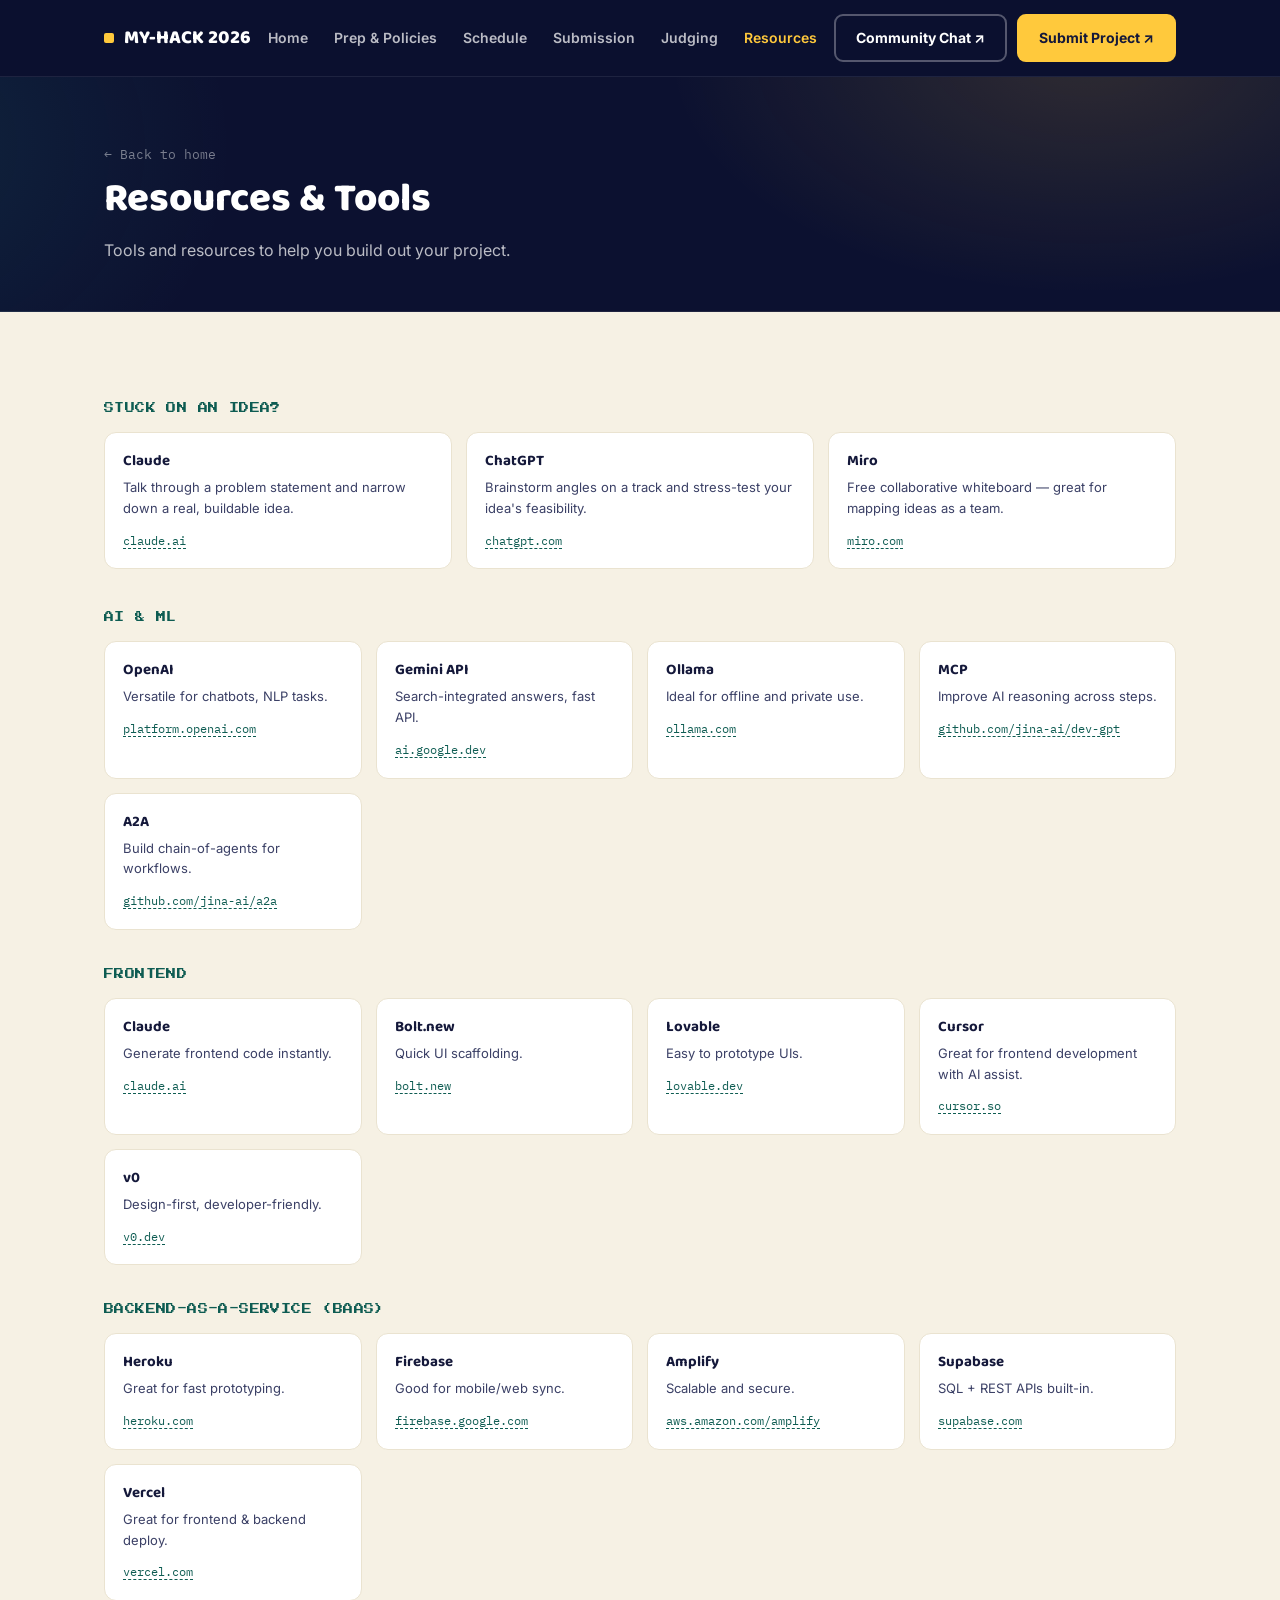
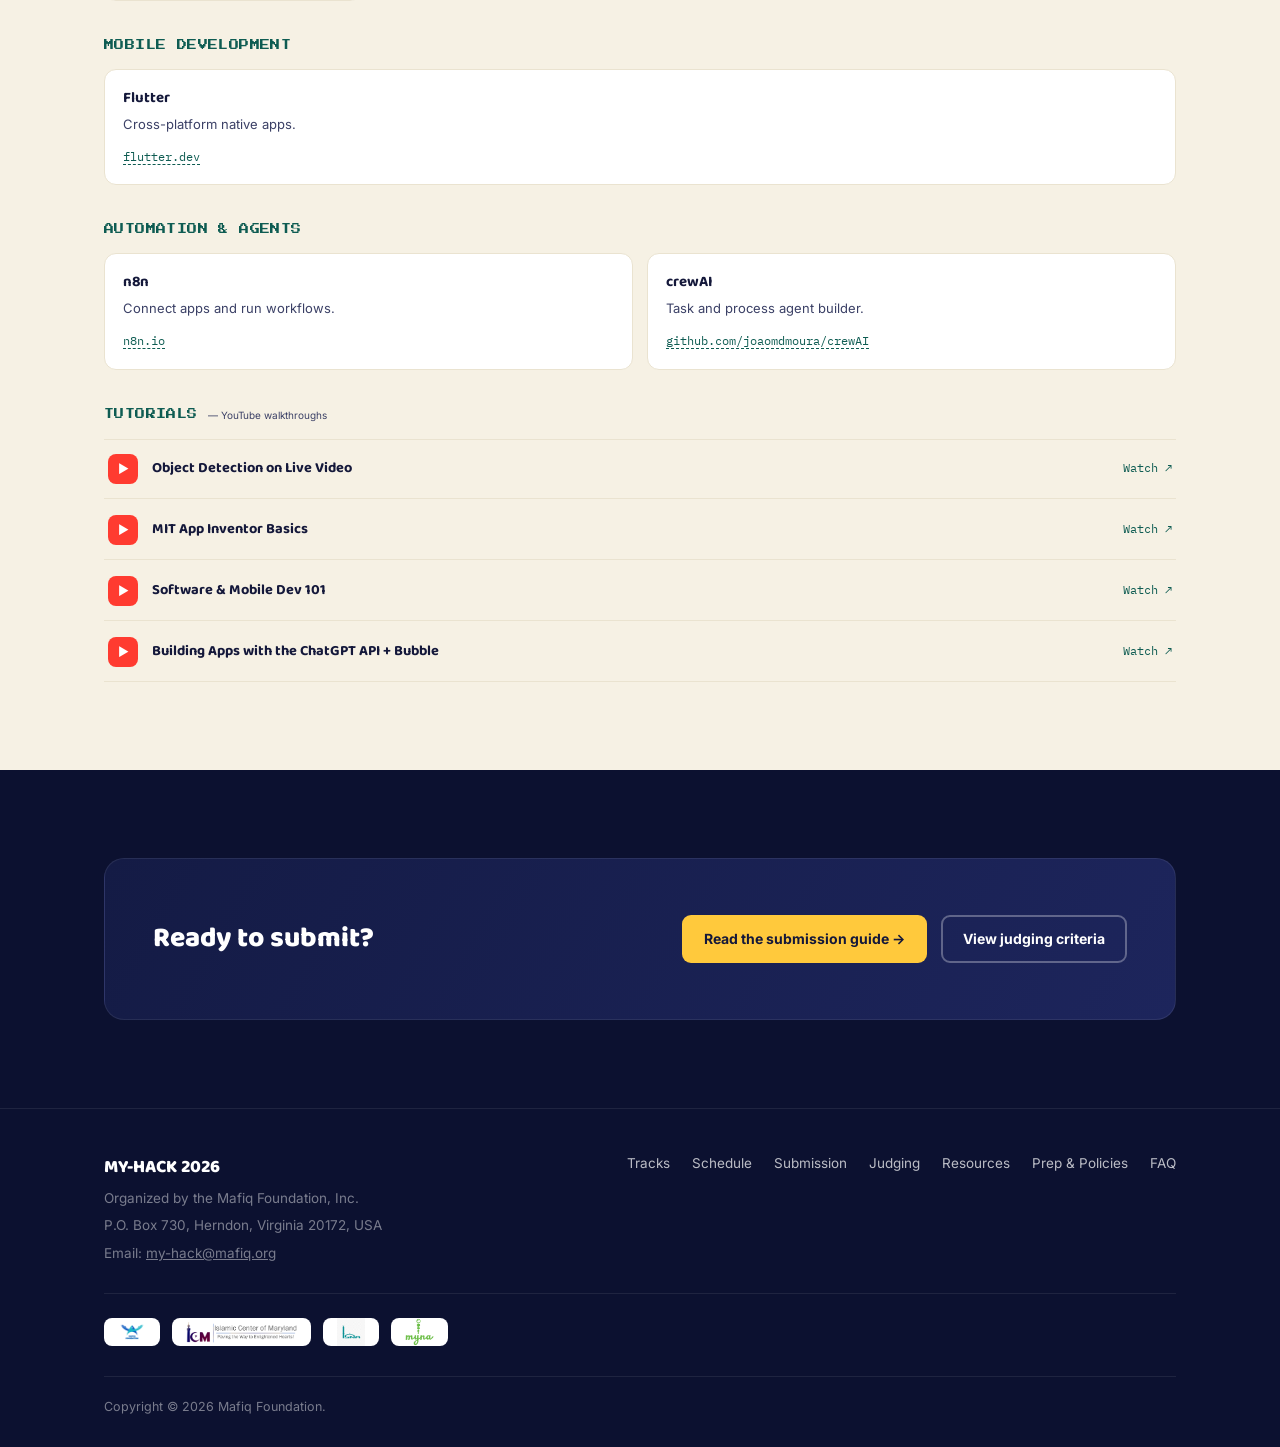
<file: resources.html>
<!DOCTYPE html>
<html lang="en">
<head>
<meta charset="UTF-8">
<meta name="viewport" content="width=device-width, initial-scale=1.0">
<title>Resources — MY-HACK 2026 ICM</title>
<link rel="preconnect" href="https://fonts.googleapis.com">
<link rel="preconnect" href="https://fonts.gstatic.com" crossorigin>
<link href="https://fonts.googleapis.com/css2?family=Press+Start+2P&family=Baloo+2:wght@500;700;800&family=Inter:wght@400;500;600;700&family=IBM+Plex+Mono:wght@500;600&display=swap" rel="stylesheet">
<link rel="stylesheet" href="style.css">
<link rel="icon" href="data:image/svg+xml,%3Csvg xmlns='http://www.w3.org/2000/svg' viewBox='0 0 100 100'%3E%3Crect width='100' height='100' rx='20' fill='%230C1130'/%3E%3Crect x='36' y='36' width='28' height='28' rx='6' fill='%23FFC93C'/%3E%3C/svg%3E">
</head>
<body>

<header>
  <div class="navbar">
    <a href="index.html" class="brand"><span class="dot"></span>MY-HACK 2026</a>
    <nav class="links">
      <a href="index.html">Home</a>
      <a href="conduct.html">Prep & Policies</a>
      <a href="schedule.html">Schedule</a>
      <a href="submission.html">Submission</a>
      <a href="judging.html">Judging</a>
      <a href="resources.html" class="active">Resources</a>
    </nav>
    <div class="navActions">
      <!-- WhatsApp community channel -->
      <a class="btn btn-ghost" href="https://chat.whatsapp.com/Lw0ssvO4tS19f6dNPzfoEf" target="_blank" rel="noopener">Community Chat ↗</a>
      <!-- Devpost submission portal for the ICM event -->
      <a class="btn btn-gold" href="https://myhack-2026.devpost.com/" target="_blank" rel="noopener">Submit Project ↗</a>
    </div>
    <button class="navMobileBtn" id="mobileMenuBtn" aria-label="Toggle menu">☰</button>
  </div>
  <div class="mobileMenu" id="mobileMenu">
    <a href="index.html">Home</a>
      <a href="conduct.html">Prep & Policies</a>
      <a href="schedule.html">Schedule</a>
      <a href="submission.html">Submission</a>
      <a href="judging.html">Judging</a>
      <a href="resources.html" class="active">Resources</a>
    <div class="mobileActions">
      <!-- WhatsApp community channel -->
      <a class="btn btn-ghost" href="https://chat.whatsapp.com/Lw0ssvO4tS19f6dNPzfoEf" target="_blank" rel="noopener">Community Chat ↗</a>
      <!-- Devpost submission portal for the ICM event -->
      <a class="btn btn-gold" href="https://myhack-2026.devpost.com/" target="_blank" rel="noopener">Submit Project ↗</a>
    </div>
  </div>
</header>

<section class="pageHero">
  <div class="wrap">
    <a href="index.html" class="crumb">← Back to home</a>
    <h1>Resources & Tools</h1>
    <p class="lead">Tools and resources to help you build out your project.</p>
  </div>
</section>

<section class="section-pad onLight">
  <div class="wrap">

    <div class="toolGroupLabel" style="margin-top:0;">Stuck on an idea?</div>
    <div class="toolGrid" style="margin-bottom:40px;">
      <div class="toolCard"><div class="tName">Claude</div><div class="tDesc">Talk through a problem statement and narrow down a real, buildable idea.</div><a href="https://claude.ai" target="_blank" rel="noopener">claude.ai</a></div>
      <div class="toolCard"><div class="tName">ChatGPT</div><div class="tDesc">Brainstorm angles on a track and stress-test your idea's feasibility.</div><a href="https://chatgpt.com" target="_blank" rel="noopener">chatgpt.com</a></div>
      <div class="toolCard"><div class="tName">Miro</div><div class="tDesc">Free collaborative whiteboard — great for mapping ideas as a team.</div><a href="https://miro.com" target="_blank" rel="noopener">miro.com</a></div>
    </div>

    <div class="toolGroupLabel">AI & ML</div>
    <div class="toolGrid">
      <div class="toolCard"><div class="tName">OpenAI</div><div class="tDesc">Versatile for chatbots, NLP tasks.</div><a href="https://platform.openai.com" target="_blank" rel="noopener">platform.openai.com</a></div>
      <div class="toolCard"><div class="tName">Gemini API</div><div class="tDesc">Search-integrated answers, fast API.</div><a href="https://ai.google.dev" target="_blank" rel="noopener">ai.google.dev</a></div>
      <div class="toolCard"><div class="tName">Ollama</div><div class="tDesc">Ideal for offline and private use.</div><a href="https://ollama.com" target="_blank" rel="noopener">ollama.com</a></div>
      <div class="toolCard"><div class="tName">MCP</div><div class="tDesc">Improve AI reasoning across steps.</div><a href="https://github.com/jina-ai/dev-gpt" target="_blank" rel="noopener">github.com/jina-ai/dev-gpt</a></div>
      <div class="toolCard"><div class="tName">A2A</div><div class="tDesc">Build chain-of-agents for workflows.</div><a href="https://github.com/jina-ai/a2a" target="_blank" rel="noopener">github.com/jina-ai/a2a</a></div>
    </div>

    <div class="toolGroupLabel">Frontend</div>
    <div class="toolGrid">
      <div class="toolCard"><div class="tName">Claude</div><div class="tDesc">Generate frontend code instantly.</div><a href="https://claude.ai" target="_blank" rel="noopener">claude.ai</a></div>
      <div class="toolCard"><div class="tName">Bolt.new</div><div class="tDesc">Quick UI scaffolding.</div><a href="https://bolt.new" target="_blank" rel="noopener">bolt.new</a></div>
      <div class="toolCard"><div class="tName">Lovable</div><div class="tDesc">Easy to prototype UIs.</div><a href="https://lovable.dev" target="_blank" rel="noopener">lovable.dev</a></div>
      <div class="toolCard"><div class="tName">Cursor</div><div class="tDesc">Great for frontend development with AI assist.</div><a href="https://cursor.so" target="_blank" rel="noopener">cursor.so</a></div>
      <div class="toolCard"><div class="tName">v0</div><div class="tDesc">Design-first, developer-friendly.</div><a href="https://v0.dev" target="_blank" rel="noopener">v0.dev</a></div>
    </div>

    <div class="toolGroupLabel">Backend-as-a-Service (BaaS)</div>
    <div class="toolGrid">
      <div class="toolCard"><div class="tName">Heroku</div><div class="tDesc">Great for fast prototyping.</div><a href="https://www.heroku.com" target="_blank" rel="noopener">heroku.com</a></div>
      <div class="toolCard"><div class="tName">Firebase</div><div class="tDesc">Good for mobile/web sync.</div><a href="https://firebase.google.com" target="_blank" rel="noopener">firebase.google.com</a></div>
      <div class="toolCard"><div class="tName">Amplify</div><div class="tDesc">Scalable and secure.</div><a href="https://aws.amazon.com/amplify/" target="_blank" rel="noopener">aws.amazon.com/amplify</a></div>
      <div class="toolCard"><div class="tName">Supabase</div><div class="tDesc">SQL + REST APIs built-in.</div><a href="https://supabase.com" target="_blank" rel="noopener">supabase.com</a></div>
      <div class="toolCard"><div class="tName">Vercel</div><div class="tDesc">Great for frontend & backend deploy.</div><a href="https://vercel.com" target="_blank" rel="noopener">vercel.com</a></div>
    </div>

    <div class="toolGroupLabel">Mobile Development</div>
    <div class="toolGrid">
      <div class="toolCard"><div class="tName">Flutter</div><div class="tDesc">Cross-platform native apps.</div><a href="https://flutter.dev" target="_blank" rel="noopener">flutter.dev</a></div>
    </div>

    <div class="toolGroupLabel">Automation & Agents</div>
    <div class="toolGrid">
      <div class="toolCard"><div class="tName">n8n</div><div class="tDesc">Connect apps and run workflows.</div><a href="https://n8n.io" target="_blank" rel="noopener">n8n.io</a></div>
      <div class="toolCard"><div class="tName">crewAI</div><div class="tDesc">Task and process agent builder.</div><a href="https://github.com/joaomdmoura/crewAI" target="_blank" rel="noopener">github.com/joaomdmoura/crewAI</a></div>
    </div>

    <div class="toolGroupLabel">Tutorials <span style="color:var(--ink-soft);font-family:var(--font-body);font-weight:400;text-transform:none;letter-spacing:0;">— YouTube walkthroughs</span></div>
    <div class="videoList">
      <a class="videoRow" href="https://www.youtube.com/watch?v=lcistiITIEM&t=11s" target="_blank" rel="noopener">
        <span class="playIcon">▶</span>
        <span class="vName">Object Detection on Live Video</span>
        <span class="vTag">Watch ↗</span>
      </a>
      <a class="videoRow" href="https://www.youtube.com/watch?v=vE4gpHoixQE" target="_blank" rel="noopener">
        <span class="playIcon">▶</span>
        <span class="vName">MIT App Inventor Basics</span>
        <span class="vTag">Watch ↗</span>
      </a>
      <a class="videoRow" href="https://www.youtube.com/watch?v=I4FrZWempMU" target="_blank" rel="noopener">
        <span class="playIcon">▶</span>
        <span class="vName">Software & Mobile Dev 101</span>
        <span class="vTag">Watch ↗</span>
      </a>
      <a class="videoRow" href="https://www.youtube.com/watch?v=yB9FGEcnh5w" target="_blank" rel="noopener">
        <span class="playIcon">▶</span>
        <span class="vName">Building Apps with the ChatGPT API + Bubble</span>
        <span class="vTag">Watch ↗</span>
      </a>
    </div>
  </div>
</section>

<section class="section-pad">
  <div class="wrap">
    <div class="ctaBand">
      <h2>Ready to submit?</h2>
      <div class="heroBtns">
        <a href="submission.html" class="btn btn-gold">Read the submission guide →</a>
        <a href="judging.html" class="btn btn-ghost">View judging criteria</a>
      </div>
    </div>
  </div>
</section>

<footer>
  <div class="wrap">
    <div class="footGrid">
      <div>
        <div class="fBrand">MY-HACK 2026</div>
        <p>Organized by the Mafiq Foundation, Inc.</p>
        <p>P.O. Box 730, Herndon, Virginia 20172, USA</p>
        <p>Email: <a href="mailto:my-hack@mafiq.org" style="text-decoration:underline;">my-hack@mafiq.org</a></p>
      </div>
      <div class="footLinks">
        <a href="index.html#tracks">Tracks</a>
        <a href="schedule.html">Schedule</a>
        <a href="submission.html">Submission</a>
        <a href="judging.html">Judging</a>
        <a href="resources.html">Resources</a>
        <a href="conduct.html">Prep & Policies</a>
        <a href="index.html#faq">FAQ</a>
      </div>
    </div>
    <div class="footLogos">
      <a class="logoChip" href="https://mafiq.org/" target="_blank" rel="noopener" title="Mafiq Foundation"><img src="images/mafiq-logo.png" alt="Mafiq Foundation"></a>
      <div class="logoChip" title="Islamic Center of Maryland"><img src="images/icm-logo.png" alt="Islamic Center of Maryland"></div>
      <div class="logoChip" title="ISNA"><img src="images/isna-logo.png" alt="ISNA"></div>
      <div class="logoChip" title="MYNA"><img src="images/myna-logo.png" alt="MYNA"></div>
    </div>

    <div class="copyline">Copyright © 2026 Mafiq Foundation.</div>
  </div>
</footer>


<script>
  (function(){
    var mBtn = document.getElementById('mobileMenuBtn');
    var mMenu = document.getElementById('mobileMenu');
    if(mBtn && mMenu){
      mBtn.addEventListener('click', function(){
        mMenu.classList.toggle('open');
        mBtn.textContent = mMenu.classList.contains('open') ? '✕' : '☰';
      });
      mMenu.querySelectorAll('a').forEach(function(a){
        a.addEventListener('click', function(){
          mMenu.classList.remove('open');
          mBtn.textContent = '☰';
        });
      });
    }
  })();
</script>
</body>
</html>
</file>
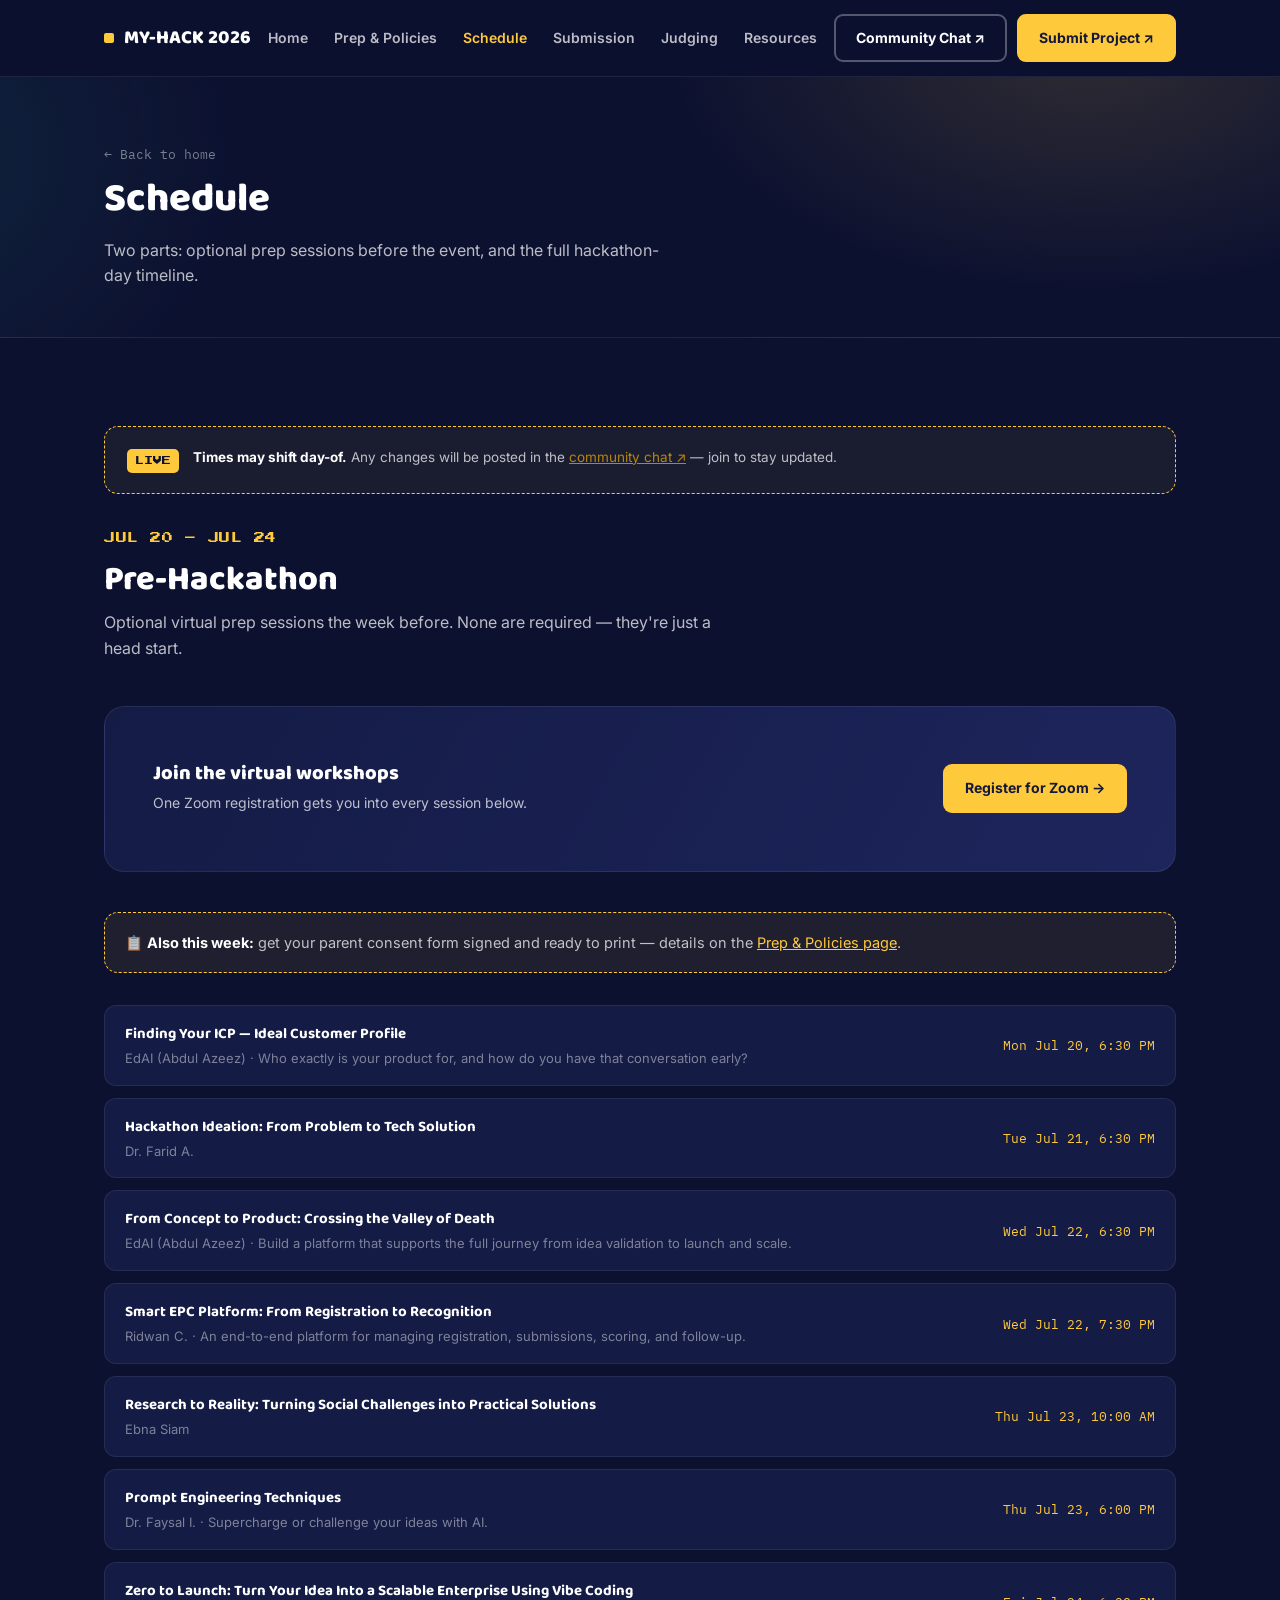
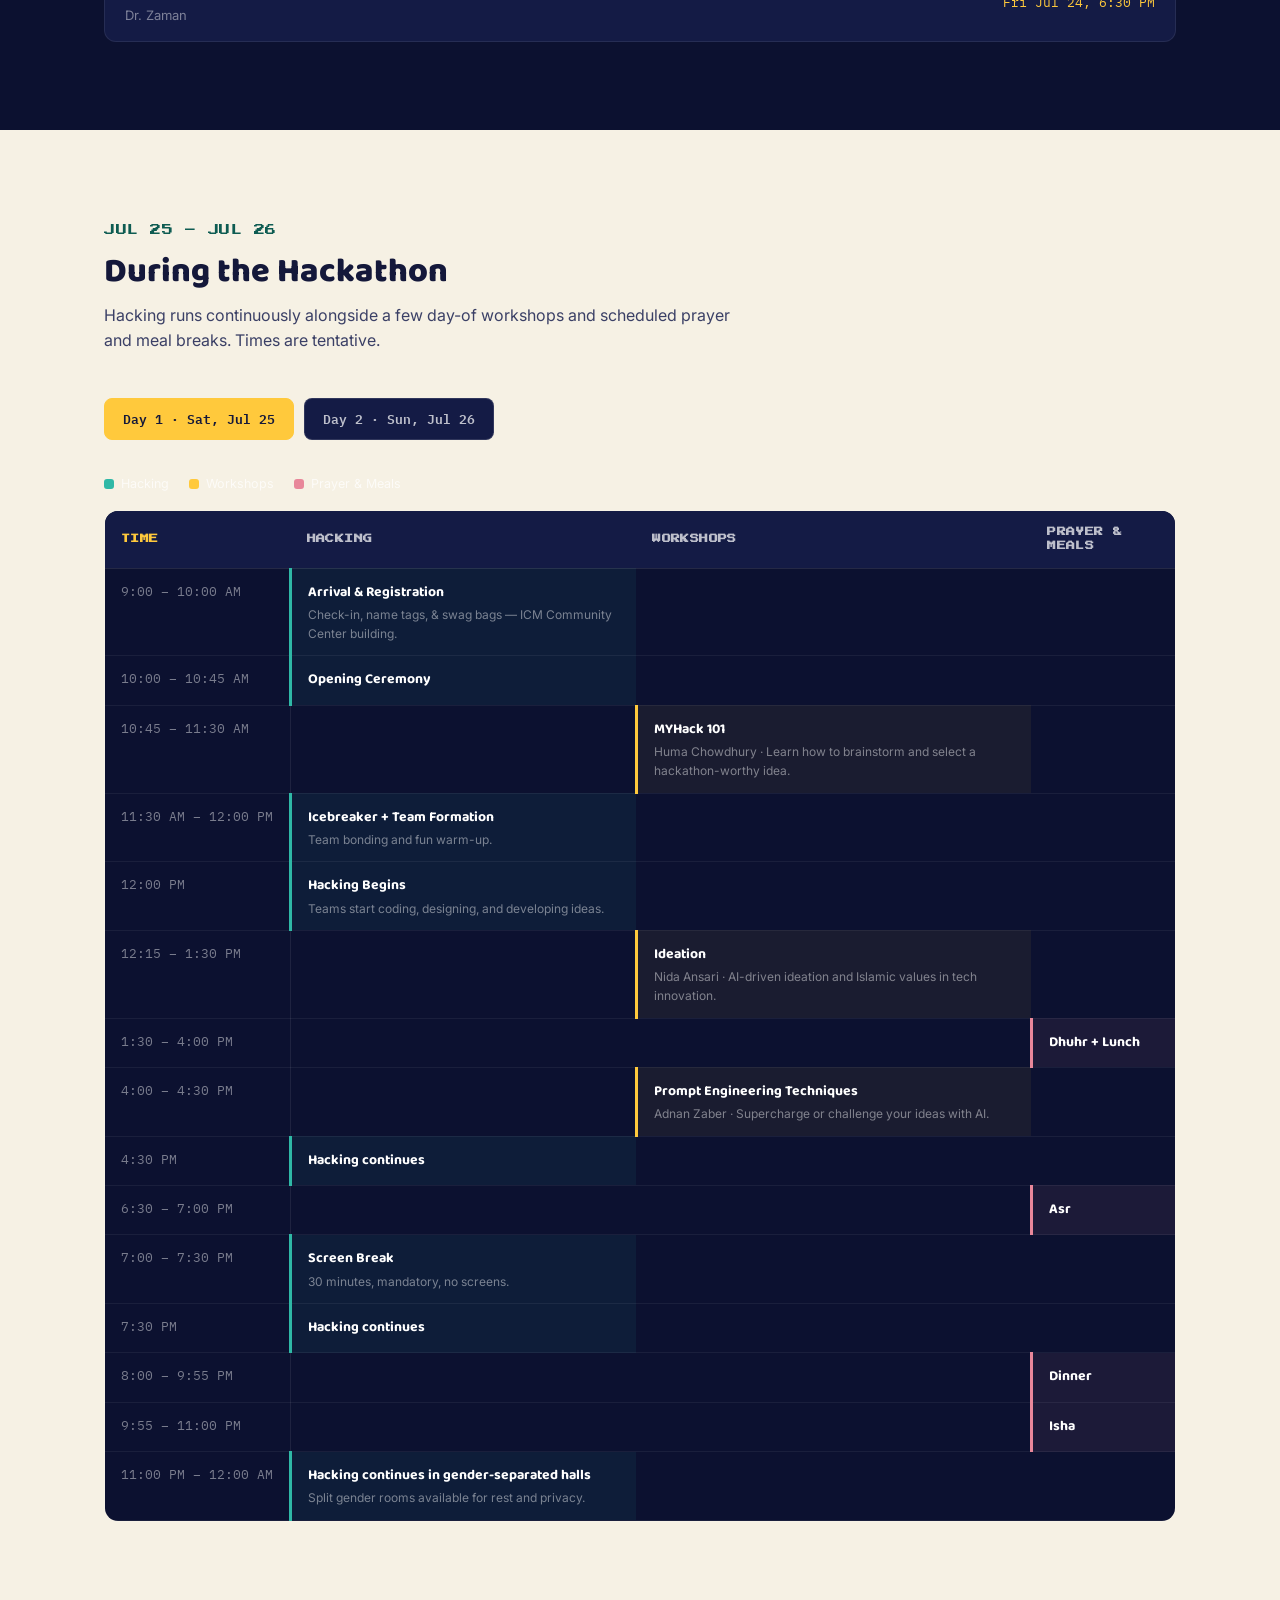
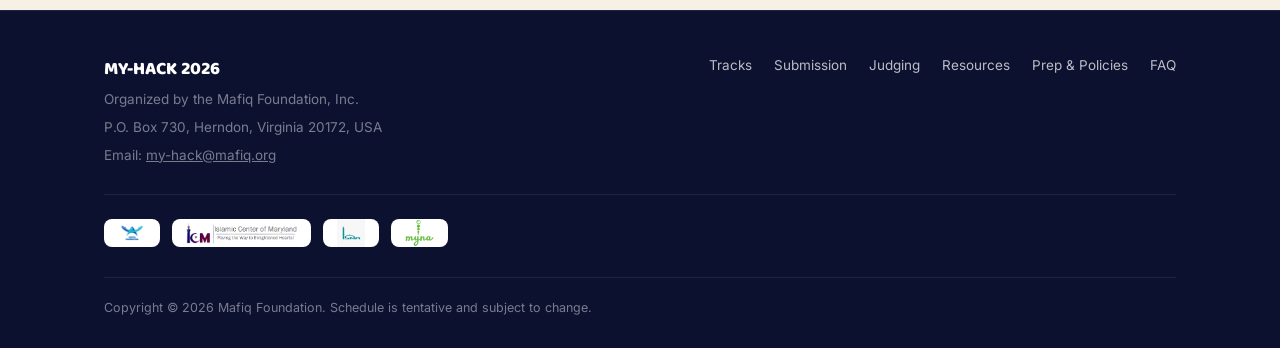
<file: schedule.html>
<!DOCTYPE html>
<html lang="en">
<head>
<meta charset="UTF-8">
<meta name="viewport" content="width=device-width, initial-scale=1.0">
<title>Schedule — MY-HACK 2026 ICM</title>
<link rel="preconnect" href="https://fonts.googleapis.com">
<link rel="preconnect" href="https://fonts.gstatic.com" crossorigin>
<link href="https://fonts.googleapis.com/css2?family=Press+Start+2P&family=Baloo+2:wght@500;700;800&family=Inter:wght@400;500;600;700&family=IBM+Plex+Mono:wght@500;600&display=swap" rel="stylesheet">
<link rel="stylesheet" href="style.css">
<link rel="icon" href="data:image/svg+xml,%3Csvg xmlns='http://www.w3.org/2000/svg' viewBox='0 0 100 100'%3E%3Crect width='100' height='100' rx='20' fill='%230C1130'/%3E%3Crect x='36' y='36' width='28' height='28' rx='6' fill='%23FFC93C'/%3E%3C/svg%3E">
</head>
<body>

<header>
  <div class="navbar">
    <a href="index.html" class="brand"><span class="dot"></span>MY-HACK 2026</a>
    <nav class="links">
      <a href="index.html">Home</a>
      <a href="conduct.html">Prep & Policies</a>
      <a href="schedule.html" class="active">Schedule</a>
      <a href="submission.html">Submission</a>
      <a href="judging.html">Judging</a>
      <a href="resources.html">Resources</a>
    </nav>
    <div class="navActions">
      <!-- WhatsApp community channel -->
      <a class="btn btn-ghost" href="https://chat.whatsapp.com/Lw0ssvO4tS19f6dNPzfoEf" target="_blank" rel="noopener">Community Chat ↗</a>
      <!-- Devpost submission portal for the ICM event -->
      <a class="btn btn-gold" href="https://myhack-2026.devpost.com/" target="_blank" rel="noopener">Submit Project ↗</a>
    </div>
    <button class="navMobileBtn" id="mobileMenuBtn" aria-label="Toggle menu">☰</button>
  </div>
  <div class="mobileMenu" id="mobileMenu">
    <a href="index.html">Home</a>
      <a href="conduct.html">Prep & Policies</a>
      <a href="schedule.html" class="active">Schedule</a>
      <a href="submission.html">Submission</a>
      <a href="judging.html">Judging</a>
      <a href="resources.html">Resources</a>
    <div class="mobileActions">
      <!-- WhatsApp community channel -->
      <a class="btn btn-ghost" href="https://chat.whatsapp.com/Lw0ssvO4tS19f6dNPzfoEf" target="_blank" rel="noopener">Community Chat ↗</a>
      <!-- Devpost submission portal for the ICM event -->
      <a class="btn btn-gold" href="https://myhack-2026.devpost.com/" target="_blank" rel="noopener">Submit Project ↗</a>
    </div>
  </div>
</header>

<section class="pageHero">
  <div class="wrap">
    <a href="index.html" class="crumb">← Back to home</a>
    <h1>Schedule</h1>
    <p class="lead">Two parts: optional prep sessions before the event, and the full hackathon-day timeline.</p>
  </div>
</section>

<!-- ============ PRE-HACKATHON ============ -->
<section class="section-pad">
  <div class="wrap">

    <!-- Google Doc with the most current schedule/workshop info -->
    <div class="liveBox">
      <span class="liveBadge">LIVE</span>
      <p><b>Times may shift day-of.</b> Any changes will be posted in the <a href="https://chat.whatsapp.com/Lw0ssvO4tS19f6dNPzfoEf" target="_blank" rel="noopener" style="color:var(--gold-deep);text-decoration:underline;">community chat ↗</a> — join to stay updated.</p>
    </div>

    <div class="scheduleTop">
      <div class="sectionHead" style="margin-bottom:0;">
        <span class="eyebrow">Jul 20 – Jul 24</span>
        <h2>Pre-Hackathon</h2>
        <p>Optional virtual prep sessions the week before. None are required — they're just a head start.</p>
      </div>
    </div>

    <div class="ctaBand" style="margin:28px 0 40px;">
      <div>
        <h2 style="font-size:20px;">Join the virtual workshops</h2>
        <p style="color:var(--white-70);font-size:14px;margin:8px 0 0;max-width:420px;">One Zoom registration gets you into every session below.</p>
      </div>
      <a href="https://us06web.zoom.us/meeting/register/2Gzoga4xSqqsng11cb6ibQ" target="_blank" rel="noopener" class="btn btn-gold">Register for Zoom →</a>
    </div>

    <div class="noteBox dark" style="margin-bottom:32px;">📋 <b>Also this week:</b> get your parent consent form signed and ready to print — details on the <a href="conduct.html" style="color:var(--gold);text-decoration:underline;">Prep & Policies page</a>.</div>

    <div class="workshopGrid">
      <div class="workshopCard">
        <div class="wInfo"><div class="wTopic">Finding Your ICP — Ideal Customer Profile</div><div class="wPerson">EdAI (Abdul Azeez) · Who exactly is your product for, and how do you have that conversation early?</div></div>
        <span class="wTime">Mon Jul 20, 6:30 PM</span>
      </div>
      <div class="workshopCard">
        <div class="wInfo"><div class="wTopic">Hackathon Ideation: From Problem to Tech Solution</div><div class="wPerson">Dr. Farid A.</div></div>
        <span class="wTime">Tue Jul 21, 6:30 PM</span>
      </div>
      <div class="workshopCard">
        <div class="wInfo"><div class="wTopic">From Concept to Product: Crossing the Valley of Death</div><div class="wPerson">EdAI (Abdul Azeez) · Build a platform that supports the full journey from idea validation to launch and scale.</div></div>
        <span class="wTime">Wed Jul 22, 6:30 PM</span>
      </div>
      <div class="workshopCard">
        <div class="wInfo"><div class="wTopic">Smart EPC Platform: From Registration to Recognition</div><div class="wPerson">Ridwan C. · An end-to-end platform for managing registration, submissions, scoring, and follow-up.</div></div>
        <span class="wTime">Wed Jul 22, 7:30 PM</span>
      </div>
      <div class="workshopCard">
        <div class="wInfo"><div class="wTopic">Research to Reality: Turning Social Challenges into Practical Solutions</div><div class="wPerson">Ebna Siam</div></div>
        <span class="wTime">Thu Jul 23, 10:00 AM</span>
      </div>
      <div class="workshopCard">
        <div class="wInfo"><div class="wTopic">Prompt Engineering Techniques</div><div class="wPerson">Dr. Faysal I. · Supercharge or challenge your ideas with AI.</div></div>
        <span class="wTime">Thu Jul 23, 6:00 PM</span>
      </div>
      <div class="workshopCard">
        <div class="wInfo"><div class="wTopic">Zero to Launch: Turn Your Idea Into a Scalable Enterprise Using Vibe Coding</div><div class="wPerson">Dr. Zaman</div></div>
        <span class="wTime">Fri Jul 24, 6:30 PM</span>
      </div>
    </div>
  </div>
</section>

<!-- ============ DURING HACKATHON ============ -->
<section class="section-pad onLight">
  <div class="wrap">

    <div class="sectionHead">
      <span class="eyebrow">Jul 25 – Jul 26</span>
      <h2 style="color:var(--ink);">During the Hackathon</h2>
      <p style="color:var(--ink-soft);">Hacking runs continuously alongside a few day-of workshops and scheduled prayer and meal breaks. Times are tentative.</p>
    </div>

    <div class="dayToggle">
      <button class="dayBtn active" data-day="1">Day 1 · Sat, Jul 25</button>
      <button class="dayBtn" data-day="2">Day 2 · Sun, Jul 26</button>
    </div>

    <div class="gridLegend">
      <span><i style="background:var(--teal);"></i>Hacking</span>
      <span><i style="background:var(--gold);"></i>Workshops</span>
      <span><i style="background:#E8879A;"></i>Prayer & Meals</span>
    </div>

    <div class="dayPane active" id="day1">
      <div class="gridScroll">
        <table class="scheduleGrid">
          <thead>
            <tr>
              <th class="timeHead">Time</th>
              <th>Hacking</th>
              <th>Workshops</th>
              <th>Prayer & Meals</th>
            </tr>
          </thead>
          <tbody>
            <tr>
              <td class="timeCell">9:00 – 10:00 AM</td>
              <td class="hackCell"><div class="cellTitle">Arrival & Registration</div><div class="cellSub">Check-in, name tags, & swag bags — ICM Community Center building.</div></td>
              <td></td><td></td>
            </tr>
            <tr>
              <td class="timeCell">10:00 – 10:45 AM</td>
              <td class="hackCell"><div class="cellTitle">Opening Ceremony</div></td>
              <td></td><td></td>
            </tr>
            <tr>
              <td class="timeCell">10:45 – 11:30 AM</td>
              <td></td>
              <td class="workshopCell"><div class="cellTitle">MYHack 101</div><div class="cellSub">Huma Chowdhury · Learn how to brainstorm and select a hackathon-worthy idea.</div></td>
              <td></td>
            </tr>
            <tr>
              <td class="timeCell">11:30 AM – 12:00 PM</td>
              <td class="hackCell"><div class="cellTitle">Icebreaker + Team Formation</div><div class="cellSub">Team bonding and fun warm-up.</div></td>
              <td></td><td></td>
            </tr>
            <tr>
              <td class="timeCell">12:00 PM</td>
              <td class="hackCell"><div class="cellTitle">Hacking Begins</div><div class="cellSub">Teams start coding, designing, and developing ideas.</div></td>
              <td></td><td></td>
            </tr>
            <tr>
              <td class="timeCell">12:15 – 1:30 PM</td>
              <td></td>
              <td class="workshopCell"><div class="cellTitle">Ideation</div><div class="cellSub">Nida Ansari · AI-driven ideation and Islamic values in tech innovation.</div></td>
              <td></td>
            </tr>
            <tr>
              <td class="timeCell">1:30 – 4:00 PM</td>
              <td></td><td></td>
              <td class="prayerCell"><div class="cellTitle">Dhuhr + Lunch</div></td>
            </tr>
            <tr>
              <td class="timeCell">4:00 – 4:30 PM</td>
              <td></td>
              <td class="workshopCell"><div class="cellTitle">Prompt Engineering Techniques</div><div class="cellSub">Adnan Zaber · Supercharge or challenge your ideas with AI.</div></td>
              <td></td>
            </tr>
            <tr>
              <td class="timeCell">4:30 PM</td>
              <td class="hackCell"><div class="cellTitle">Hacking continues</div></td>
              <td></td><td></td>
            </tr>
            <tr>
              <td class="timeCell">6:30 – 7:00 PM</td>
              <td></td><td></td>
              <td class="prayerCell"><div class="cellTitle">Asr</div></td>
            </tr>
            <tr>
              <td class="timeCell">7:00 – 7:30 PM</td>
              <td class="hackCell"><div class="cellTitle">Screen Break</div><div class="cellSub">30 minutes, mandatory, no screens.</div></td>
              <td></td><td></td>
            </tr>
            <tr>
              <td class="timeCell">7:30 PM</td>
              <td class="hackCell"><div class="cellTitle">Hacking continues</div></td>
              <td></td><td></td>
            </tr>
            <tr>
              <td class="timeCell">8:00 – 9:55 PM</td>
              <td></td><td></td>
              <td class="prayerCell"><div class="cellTitle">Dinner</div></td>
            </tr>
            <tr>
              <td class="timeCell">9:55 – 11:00 PM</td>
              <td></td><td></td>
              <td class="prayerCell"><div class="cellTitle">Isha</div></td>
            </tr>
            <tr>
              <td class="timeCell">11:00 PM – 12:00 AM</td>
              <td class="hackCell"><div class="cellTitle">Hacking continues in gender-separated halls</div><div class="cellSub">Split gender rooms available for rest and privacy.</div></td>
              <td></td><td></td>
            </tr>
          </tbody>
        </table>
      </div>
    </div>

    <div class="dayPane" id="day2">
      <div class="gridScroll">
        <table class="scheduleGrid">
          <thead>
            <tr>
              <th class="timeHead">Time</th>
              <th>Hacking</th>
              <th>Workshops</th>
              <th>Prayer & Meals</th>
            </tr>
          </thead>
          <tbody>
            <tr>
              <td class="timeCell">12:00 – 5:00 AM</td>
              <td class="hackCell"><div class="cellTitle">Hacking continues in gender-separated halls</div><div class="cellSub">Split gender rooms available for rest and privacy.</div></td>
              <td></td><td></td>
            </tr>
            <tr>
              <td class="timeCell">5:00 – 6:00 AM</td>
              <td></td><td></td>
              <td class="prayerCell"><div class="cellTitle">Fajr</div></td>
            </tr>
            <tr>
              <td class="timeCell">6:00 AM</td>
              <td class="hackCell"><div class="cellTitle">Hacking continues</div><div class="cellSub">Main hall or separate gender rooms.</div></td>
              <td></td><td></td>
            </tr>
            <tr>
              <td class="timeCell">8:00 – 8:30 AM</td>
              <td></td><td></td>
              <td class="prayerCell"><div class="cellTitle">Breakfast</div></td>
            </tr>
            <tr>
              <td class="timeCell">8:30 – 10:00 AM</td>
              <td class="hackCell"><div class="cellTitle">Final development sprint</div></td>
              <td></td><td></td>
            </tr>
            <tr>
              <td class="timeCell">10:00 – 10:15 AM</td>
              <td class="hackCell"><div class="cellTitle">Mid-Day Check-In</div><div class="cellSub">Optional — team updates and support from mentors.</div></td>
              <td></td><td></td>
            </tr>
            <tr>
              <td class="timeCell">10:15 – 11:00 AM</td>
              <td class="hackCell"><div class="cellTitle">Final Sprint</div><div class="cellSub">Wrap up testing, design, and documentation.</div></td>
              <td></td><td></td>
            </tr>
            <tr>
              <td class="timeCell">11:00 AM – 12:00 PM</td>
              <td class="hackCell"><div class="cellTitle">Display Setup</div><div class="cellSub">Set up your team's display table in the showcase hall.</div></td>
              <td></td><td></td>
            </tr>
            <tr>
              <td class="timeCell">12:00 – 12:30 PM</td>
              <td class="hackCell"><div class="cellTitle">Submissions due</div><div class="cellSub">All projects must be submitted by this time.</div></td>
              <td></td><td></td>
            </tr>
            <tr>
              <td class="timeCell">12:30 – 1:30 PM</td>
              <td class="hackCell"><div class="cellTitle">Judging begins</div><div class="cellSub">Teams present their projects for ranking and feedback.</div></td>
              <td></td><td></td>
            </tr>
            <tr>
              <td class="timeCell">1:30 – 2:30 PM</td>
              <td></td><td></td>
              <td class="prayerCell"><div class="cellTitle">Dhuhr + Lunch</div></td>
            </tr>
            <tr>
              <td class="timeCell">2:30 – 4:00 PM</td>
              <td class="hackCell"><div class="cellTitle">Judging continues</div><div class="cellSub">Each team presents to the judges.</div></td>
              <td></td><td></td>
            </tr>
            <tr>
              <td class="timeCell">4:00 – 4:30 PM</td>
              <td class="hackCell"><div class="cellTitle">Awards Ceremony</div><div class="cellSub">Winners announced, certificates, prizes, closing remarks.</div></td>
              <td></td><td></td>
            </tr>
            <tr>
              <td class="timeCell">4:30 PM</td>
              <td class="hackCell"><div class="cellTitle">Event Conclusion</div><div class="cellSub">Thank you and farewell.</div></td>
              <td></td><td></td>
            </tr>
          </tbody>
        </table>
      </div>
    </div>
  </div>
</section>

<footer>
  <div class="wrap">
    <div class="footGrid">
      <div>
        <div class="fBrand">MY-HACK 2026</div>
        <p>Organized by the Mafiq Foundation, Inc.</p>
        <p>P.O. Box 730, Herndon, Virginia 20172, USA</p>
        <p>Email: <a href="mailto:my-hack@mafiq.org" style="text-decoration:underline;">my-hack@mafiq.org</a></p>
      </div>
      <div class="footLinks">
        <a href="index.html#tracks">Tracks</a>
        <a href="submission.html">Submission</a>
        <a href="judging.html">Judging</a>
        <a href="resources.html">Resources</a>
        <a href="conduct.html">Prep & Policies</a>
        <a href="index.html#faq">FAQ</a>
      </div>
    </div>
    <div class="footLogos">
      <a class="logoChip" href="https://mafiq.org/" target="_blank" rel="noopener" title="Mafiq Foundation"><img src="images/mafiq-logo.png" alt="Mafiq Foundation"></a>
      <div class="logoChip" title="Islamic Center of Maryland"><img src="images/icm-logo.png" alt="Islamic Center of Maryland"></div>
      <div class="logoChip" title="ISNA"><img src="images/isna-logo.png" alt="ISNA"></div>
      <div class="logoChip" title="MYNA"><img src="images/myna-logo.png" alt="MYNA"></div>
    </div>

    <div class="copyline">Copyright © 2026 Mafiq Foundation. Schedule is tentative and subject to change.</div>
  </div>
</footer>

<script>
  document.querySelectorAll('.dayBtn').forEach(function(btn){
    btn.addEventListener('click', function(){
      document.querySelectorAll('.dayBtn').forEach(function(b){b.classList.remove('active');});
      document.querySelectorAll('.dayPane').forEach(function(p){p.classList.remove('active');});
      btn.classList.add('active');
      document.getElementById('day'+btn.dataset.day).classList.add('active');
    });
  });
</script>


<script>
  (function(){
    var mBtn = document.getElementById('mobileMenuBtn');
    var mMenu = document.getElementById('mobileMenu');
    if(mBtn && mMenu){
      mBtn.addEventListener('click', function(){
        mMenu.classList.toggle('open');
        mBtn.textContent = mMenu.classList.contains('open') ? '✕' : '☰';
      });
      mMenu.querySelectorAll('a').forEach(function(a){
        a.addEventListener('click', function(){
          mMenu.classList.remove('open');
          mBtn.textContent = '☰';
        });
      });
    }
  })();
</script>
</body>
</html>
</file>
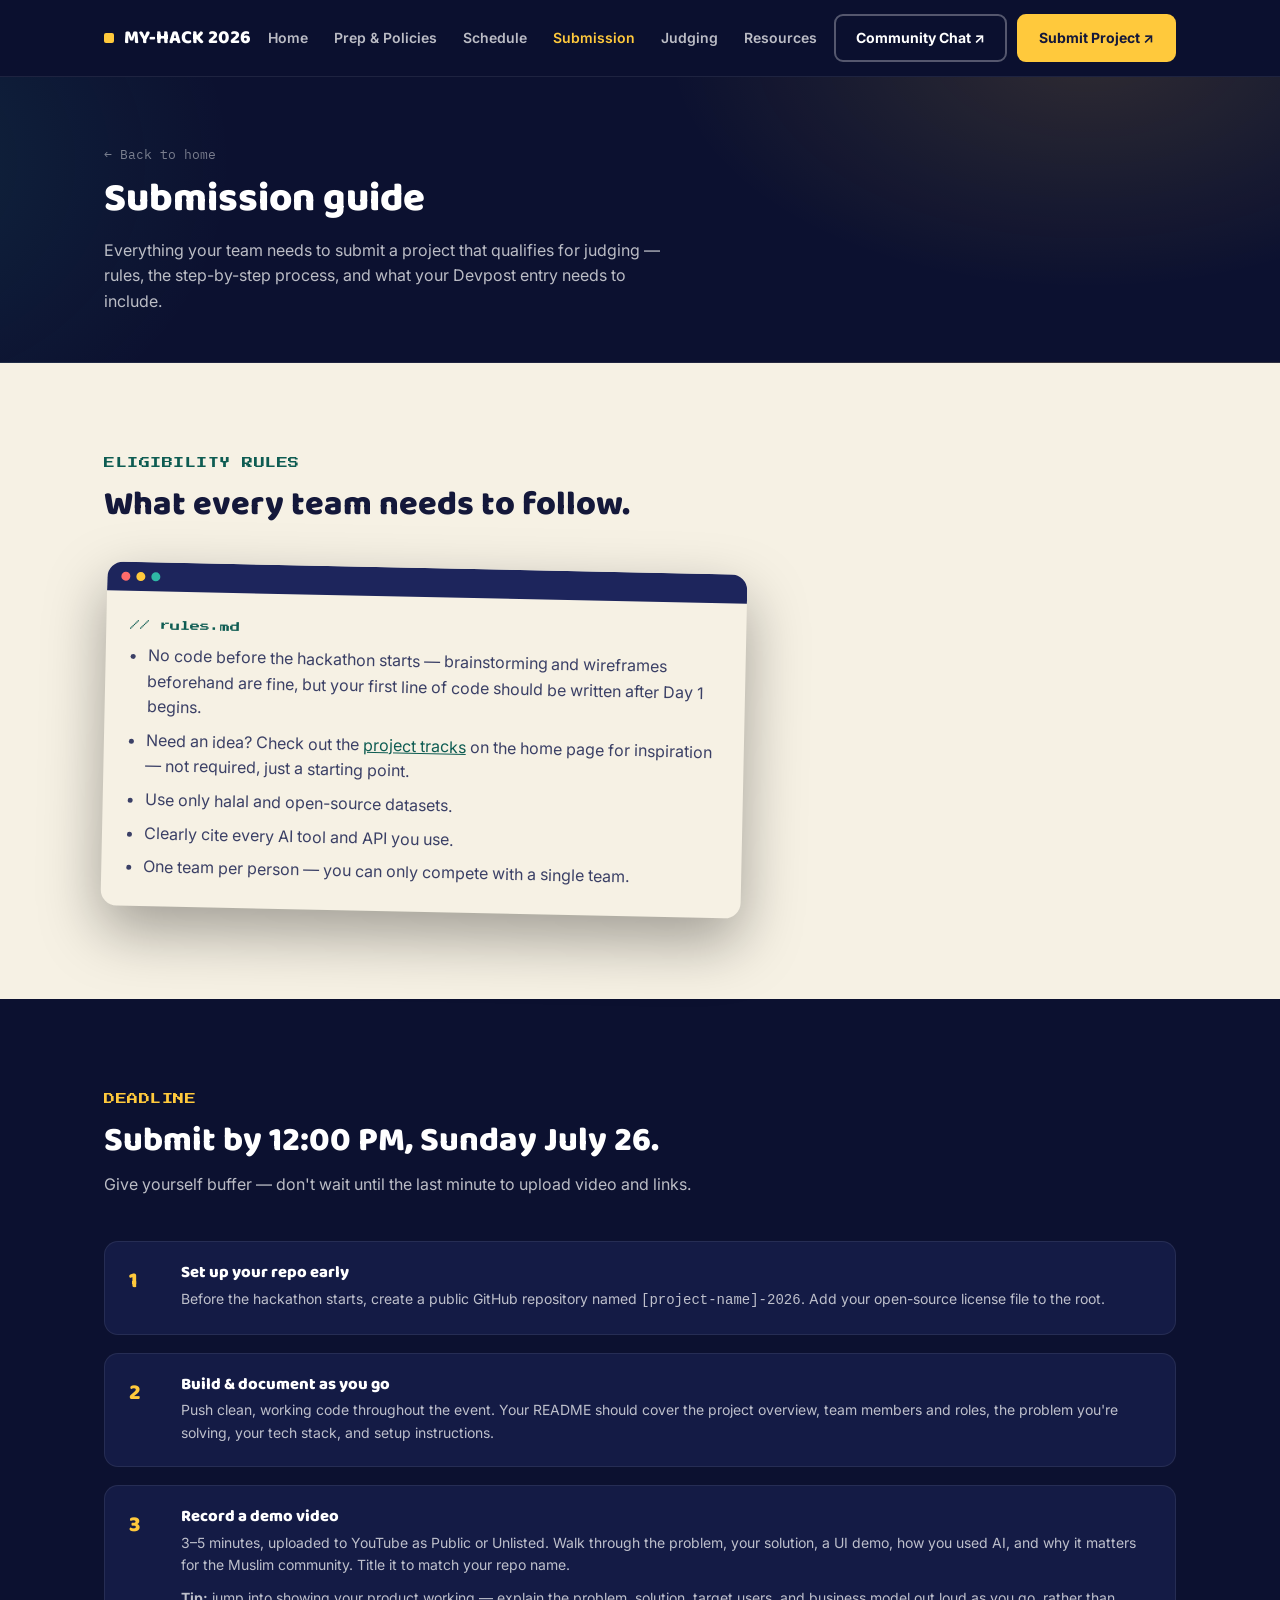
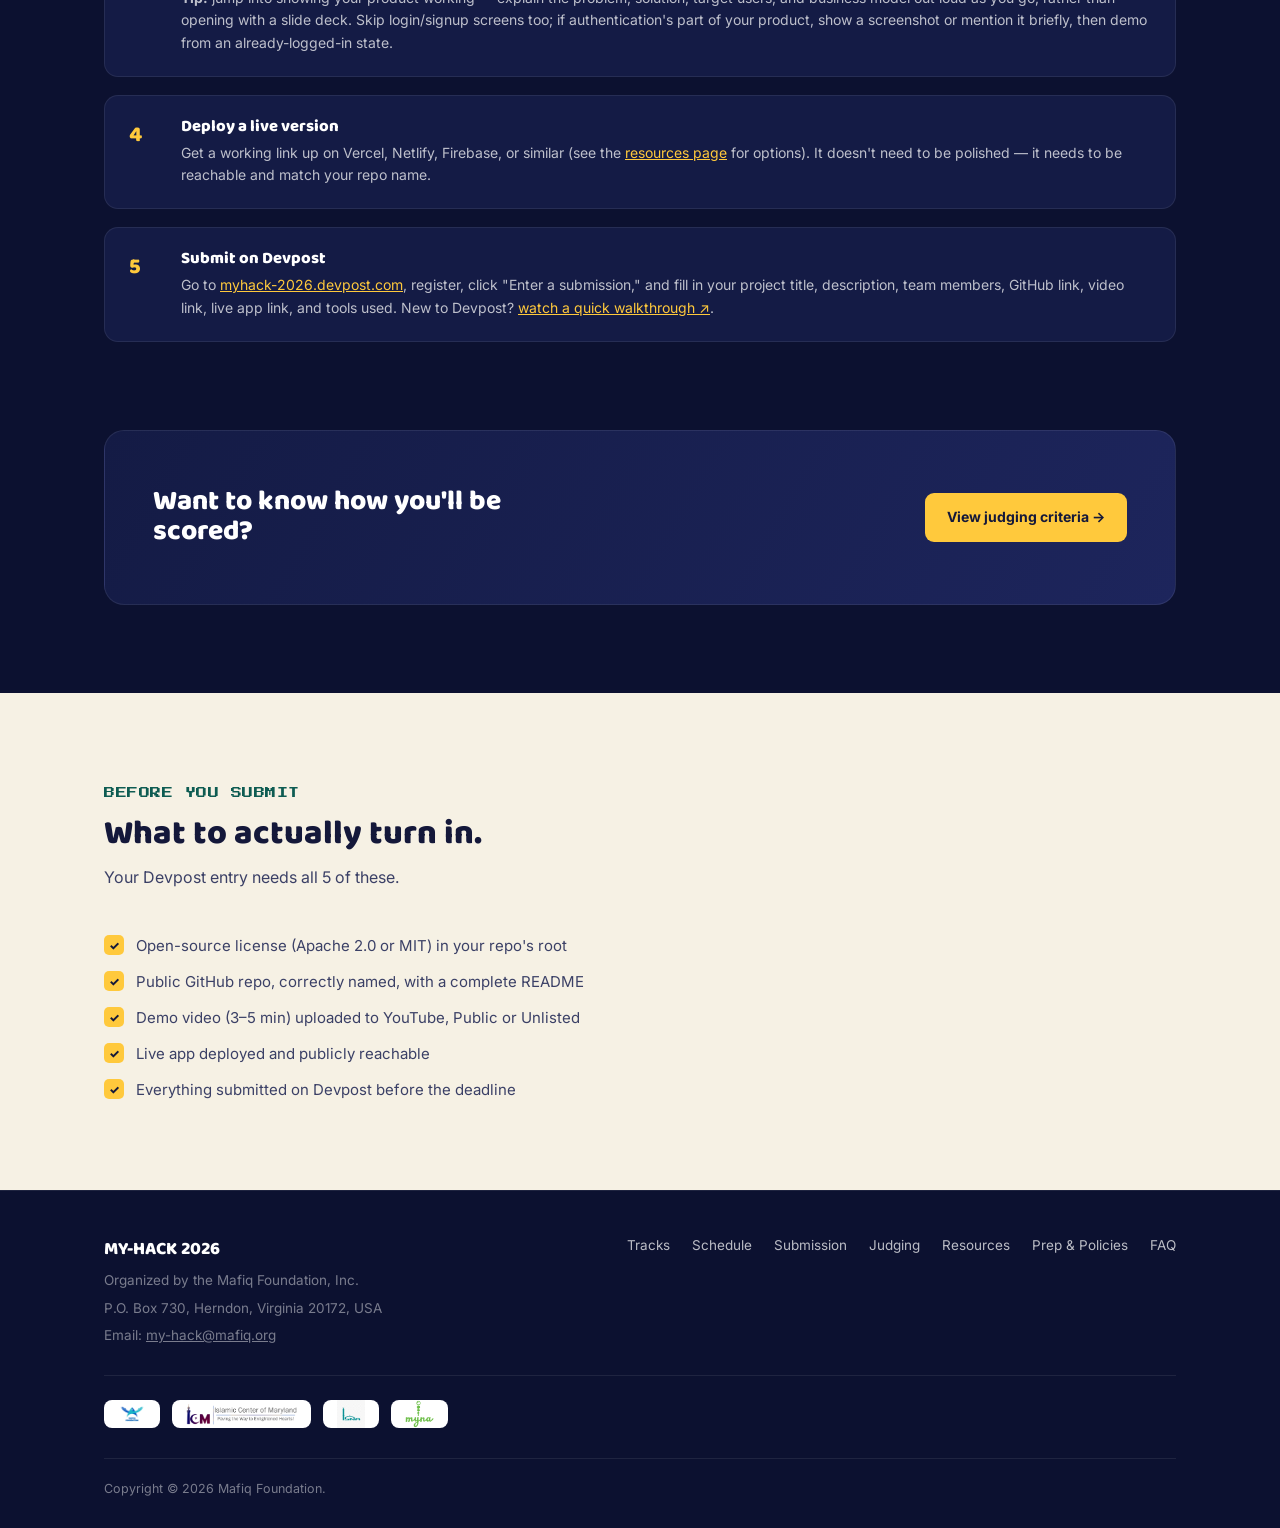
<file: submission.html>
<!DOCTYPE html>
<html lang="en">
<head>
<meta charset="UTF-8">
<meta name="viewport" content="width=device-width, initial-scale=1.0">
<title>Submission guide — MY-HACK 2026 ICM</title>
<link rel="preconnect" href="https://fonts.googleapis.com">
<link rel="preconnect" href="https://fonts.gstatic.com" crossorigin>
<link href="https://fonts.googleapis.com/css2?family=Press+Start+2P&family=Baloo+2:wght@500;700;800&family=Inter:wght@400;500;600;700&family=IBM+Plex+Mono:wght@500;600&display=swap" rel="stylesheet">
<link rel="stylesheet" href="style.css">
<link rel="icon" href="data:image/svg+xml,%3Csvg xmlns='http://www.w3.org/2000/svg' viewBox='0 0 100 100'%3E%3Crect width='100' height='100' rx='20' fill='%230C1130'/%3E%3Crect x='36' y='36' width='28' height='28' rx='6' fill='%23FFC93C'/%3E%3C/svg%3E">
</head>
<body>

<header>
  <div class="navbar">
    <a href="index.html" class="brand"><span class="dot"></span>MY-HACK 2026</a>
    <nav class="links">
      <a href="index.html">Home</a>
      <a href="conduct.html">Prep & Policies</a>
      <a href="schedule.html">Schedule</a>
      <a href="submission.html" class="active">Submission</a>
      <a href="judging.html">Judging</a>
      <a href="resources.html">Resources</a>
    </nav>
    <div class="navActions">
      <!-- WhatsApp community channel -->
      <a class="btn btn-ghost" href="https://chat.whatsapp.com/Lw0ssvO4tS19f6dNPzfoEf" target="_blank" rel="noopener">Community Chat ↗</a>
      <!-- Devpost submission portal for the ICM event -->
      <a class="btn btn-gold" href="https://myhack-2026.devpost.com/" target="_blank" rel="noopener">Submit Project ↗</a>
    </div>
    <button class="navMobileBtn" id="mobileMenuBtn" aria-label="Toggle menu">☰</button>
  </div>
  <div class="mobileMenu" id="mobileMenu">
    <a href="index.html">Home</a>
      <a href="conduct.html">Prep & Policies</a>
      <a href="schedule.html">Schedule</a>
      <a href="submission.html" class="active">Submission</a>
      <a href="judging.html">Judging</a>
      <a href="resources.html">Resources</a>
    <div class="mobileActions">
      <!-- WhatsApp community channel -->
      <a class="btn btn-ghost" href="https://chat.whatsapp.com/Lw0ssvO4tS19f6dNPzfoEf" target="_blank" rel="noopener">Community Chat ↗</a>
      <!-- Devpost submission portal for the ICM event -->
      <a class="btn btn-gold" href="https://myhack-2026.devpost.com/" target="_blank" rel="noopener">Submit Project ↗</a>
    </div>
  </div>
</header>

<section class="pageHero">
  <div class="wrap">
    <a href="index.html" class="crumb">← Back to home</a>
    <h1>Submission guide</h1>
    <p class="lead">Everything your team needs to submit a project that qualifies for judging — rules, the step-by-step process, and what your Devpost entry needs to include.</p>
  </div>
</section>

<section class="section-pad onLight">
  <div class="wrap">

    <div class="sectionHead">
      <span class="eyebrow">Eligibility rules</span>
      <h2>What every team needs to follow.</h2>
    </div>
    <div class="browserCard" style="width:100%;max-width:640px;">
      <div class="chrome"><span></span><span></span><span></span></div>
      <div class="screen">
        <span class="tag">// rules.md</span>
        <ul style="margin:0;padding-left:18px;color:var(--ink-soft);">
          <li style="margin-bottom:8px;">No code before the hackathon starts — brainstorming and wireframes beforehand are fine, but your first line of code should be written after Day 1 begins.</li>
          <li style="margin-bottom:8px;">Need an idea? Check out the <a href="index.html#tracks" style="color:var(--teal-deep);">project tracks</a> on the home page for inspiration — not required, just a starting point.</li>
          <li style="margin-bottom:8px;">Use only halal and open-source datasets.</li>
          <li style="margin-bottom:8px;">Clearly cite every AI tool and API you use.</li>
          <li style="margin-bottom:0;">One team per person — you can only compete with a single team.</li>
        </ul>
      </div>
    </div>
  </div>
</section>

<section class="section-pad">
  <div class="wrap">
    <div class="sectionHead">
      <span class="eyebrow">Deadline</span>
      <h2>Submit by 12:00 PM, Sunday July 26.</h2>
      <p>Give yourself buffer — don't wait until the last minute to upload video and links.</p>
    </div>

    <div class="stepGrid">
      <div class="stepCard reveal">
        <span class="stepNum">1</span>
        <div><h3>Set up your repo early</h3><p>Before the hackathon starts, create a public GitHub repository named <code>[project-name]-2026</code>. Add your open-source license file to the root.</p></div>
      </div>
      <div class="stepCard reveal">
        <span class="stepNum">2</span>
        <div><h3>Build & document as you go</h3><p>Push clean, working code throughout the event. Your README should cover the project overview, team members and roles, the problem you're solving, your tech stack, and setup instructions.</p></div>
      </div>
      <div class="stepCard reveal">
        <span class="stepNum">3</span>
        <div><h3>Record a demo video</h3><p>3–5 minutes, uploaded to YouTube as Public or Unlisted. Walk through the problem, your solution, a UI demo, how you used AI, and why it matters for the Muslim community. Title it to match your repo name.</p><p style="margin-top:10px;"><b>Tip:</b> jump into showing your product working — explain the problem, solution, target users, and business model out loud as you go, rather than opening with a slide deck. Skip login/signup screens too; if authentication's part of your product, show a screenshot or mention it briefly, then demo from an already-logged-in state.</p></div>
      </div>
      <div class="stepCard reveal">
        <span class="stepNum">4</span>
        <div><h3>Deploy a live version</h3><p>Get a working link up on Vercel, Netlify, Firebase, or similar (see the <a href="resources.html" style="color:var(--gold);text-decoration:underline;">resources page</a> for options). It doesn't need to be polished — it needs to be reachable and match your repo name.</p></div>
      </div>
      <div class="stepCard reveal">
        <span class="stepNum">5</span>
        <div><h3>Submit on Devpost</h3><p>Go to <a href="https://myhack-2026.devpost.com/" target="_blank" rel="noopener" style="color:var(--gold);text-decoration:underline;">myhack-2026.devpost.com</a>, register, click "Enter a submission," and fill in your project title, description, team members, GitHub link, video link, live app link, and tools used. New to Devpost? <a href="https://www.youtube.com/watch?v=vCa7QFFthfU&t=12s" target="_blank" rel="noopener" style="color:var(--gold);text-decoration:underline;">watch a quick walkthrough ↗</a>.</p></div>
      </div>
    </div>
  </div>
</section>

<section class="section-pad" style="padding-top:0;">
  <div class="wrap">
    <div class="ctaBand">
      <h2>Want to know how you'll be scored?</h2>
      <div class="heroBtns">
        <a href="judging.html" class="btn btn-gold">View judging criteria →</a>
      </div>
    </div>
  </div>
</section>

<section class="section-pad onLight">
  <div class="wrap">
    <div class="sectionHead">
      <span class="eyebrow">Before you submit</span>
      <h2>What to actually turn in.</h2>
      <p style="color:var(--ink-soft);">Your Devpost entry needs all 5 of these.</p>
    </div>
    <ul class="checkList" style="max-width:560px;">
      <li><span class="chk">✓</span> Open-source license (Apache 2.0 or MIT) in your repo's root</li>
      <li><span class="chk">✓</span> Public GitHub repo, correctly named, with a complete README</li>
      <li><span class="chk">✓</span> Demo video (3–5 min) uploaded to YouTube, Public or Unlisted</li>
      <li><span class="chk">✓</span> Live app deployed and publicly reachable</li>
      <li><span class="chk">✓</span> Everything submitted on Devpost before the deadline</li>
    </ul>
  </div>
</section>

<footer>
  <div class="wrap">
    <div class="footGrid">
      <div>
        <div class="fBrand">MY-HACK 2026</div>
        <p>Organized by the Mafiq Foundation, Inc.</p>
        <p>P.O. Box 730, Herndon, Virginia 20172, USA</p>
        <p>Email: <a href="mailto:my-hack@mafiq.org" style="text-decoration:underline;">my-hack@mafiq.org</a></p>
      </div>
      <div class="footLinks">
        <a href="index.html#tracks">Tracks</a>
        <a href="schedule.html">Schedule</a>
        <a href="submission.html">Submission</a>
        <a href="judging.html">Judging</a>
        <a href="resources.html">Resources</a>
        <a href="conduct.html">Prep & Policies</a>
        <a href="index.html#faq">FAQ</a>
      </div>
    </div>
    <div class="footLogos">
      <a class="logoChip" href="https://mafiq.org/" target="_blank" rel="noopener" title="Mafiq Foundation"><img src="images/mafiq-logo.png" alt="Mafiq Foundation"></a>
      <div class="logoChip" title="Islamic Center of Maryland"><img src="images/icm-logo.png" alt="Islamic Center of Maryland"></div>
      <div class="logoChip" title="ISNA"><img src="images/isna-logo.png" alt="ISNA"></div>
      <div class="logoChip" title="MYNA"><img src="images/myna-logo.png" alt="MYNA"></div>
    </div>

    <div class="copyline">Copyright © 2026 Mafiq Foundation.</div>
  </div>
</footer>

<script>
  var reveals = document.querySelectorAll('.reveal');
  if('IntersectionObserver' in window){
    var io = new IntersectionObserver(function(entries){
      entries.forEach(function(e){
        if(e.isIntersecting){ e.target.classList.add('show'); io.unobserve(e.target); }
      });
    },{threshold:0.15});
    reveals.forEach(function(el){ io.observe(el); });
  } else {
    reveals.forEach(function(el){ el.classList.add('show'); });
  }
</script>


<script>
  (function(){
    var mBtn = document.getElementById('mobileMenuBtn');
    var mMenu = document.getElementById('mobileMenu');
    if(mBtn && mMenu){
      mBtn.addEventListener('click', function(){
        mMenu.classList.toggle('open');
        mBtn.textContent = mMenu.classList.contains('open') ? '✕' : '☰';
      });
      mMenu.querySelectorAll('a').forEach(function(a){
        a.addEventListener('click', function(){
          mMenu.classList.remove('open');
          mBtn.textContent = '☰';
        });
      });
    }
  })();
</script>
</body>
</html>
</file>
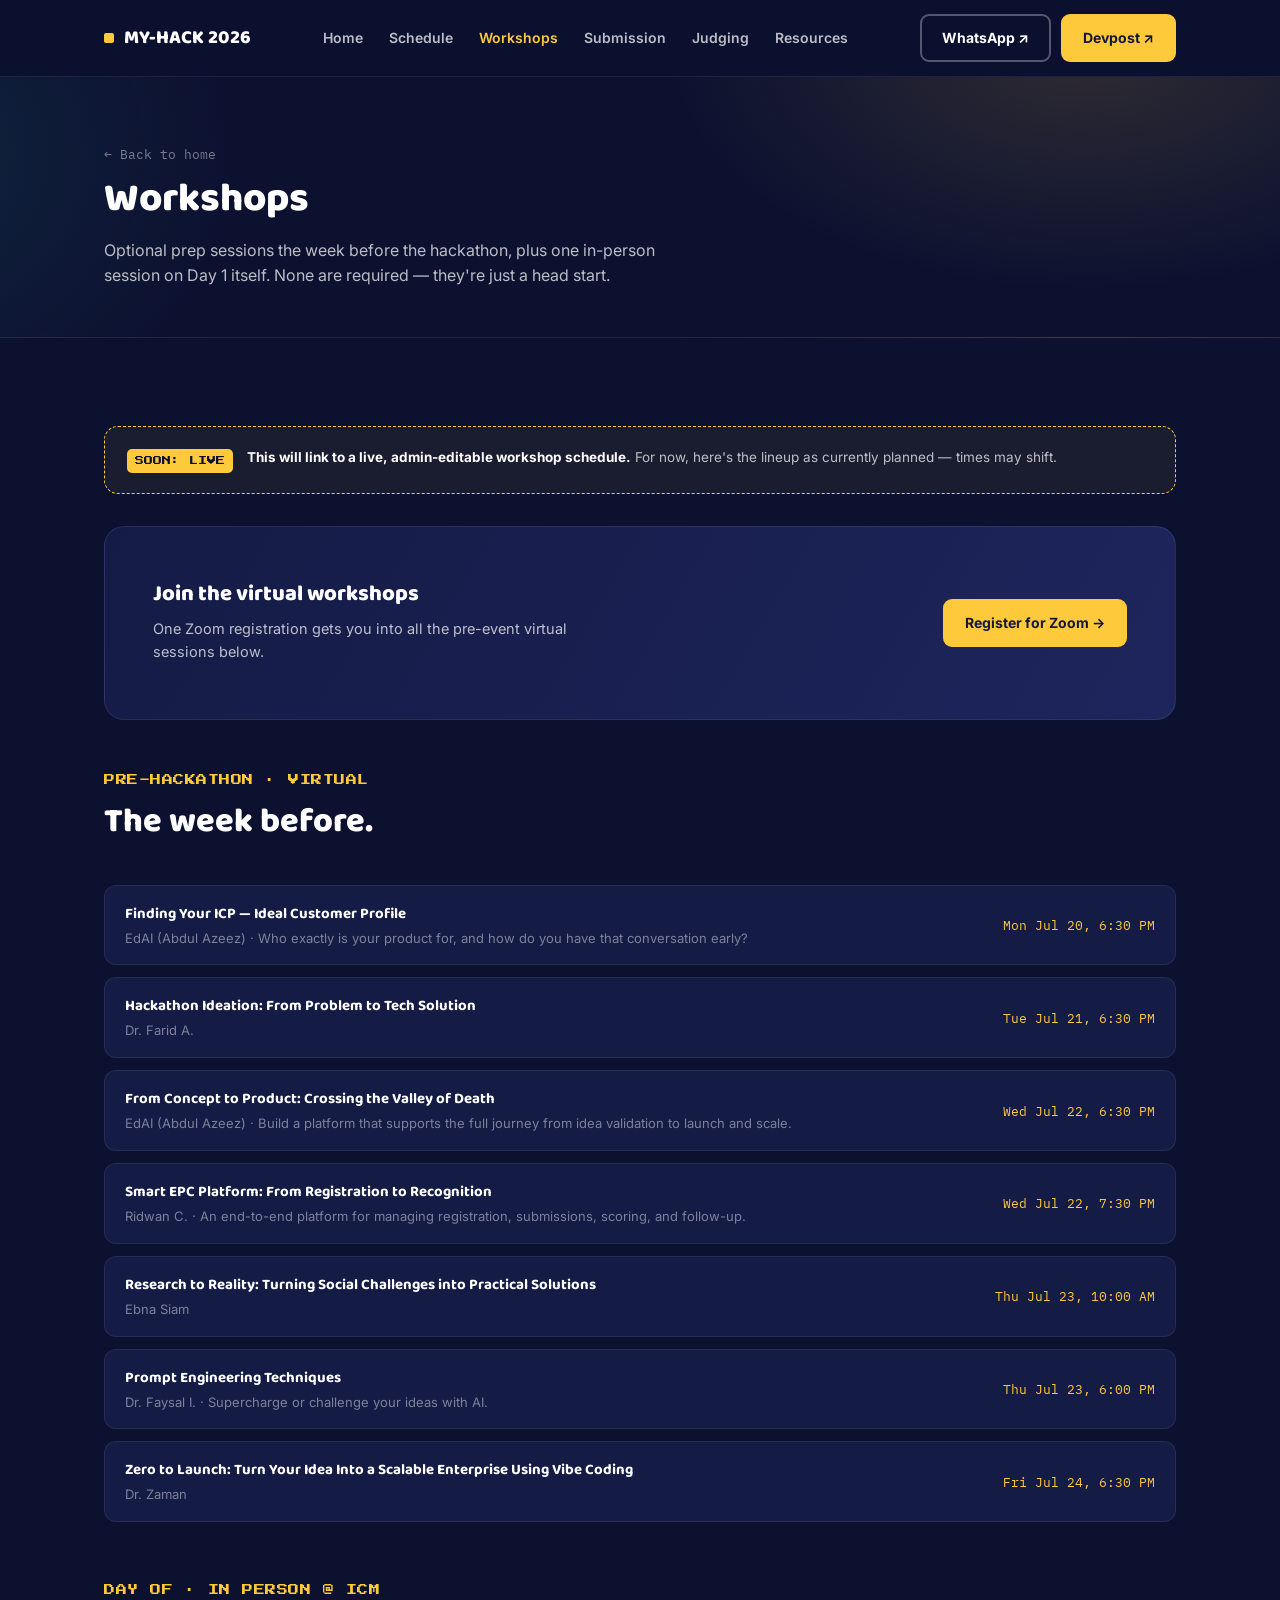
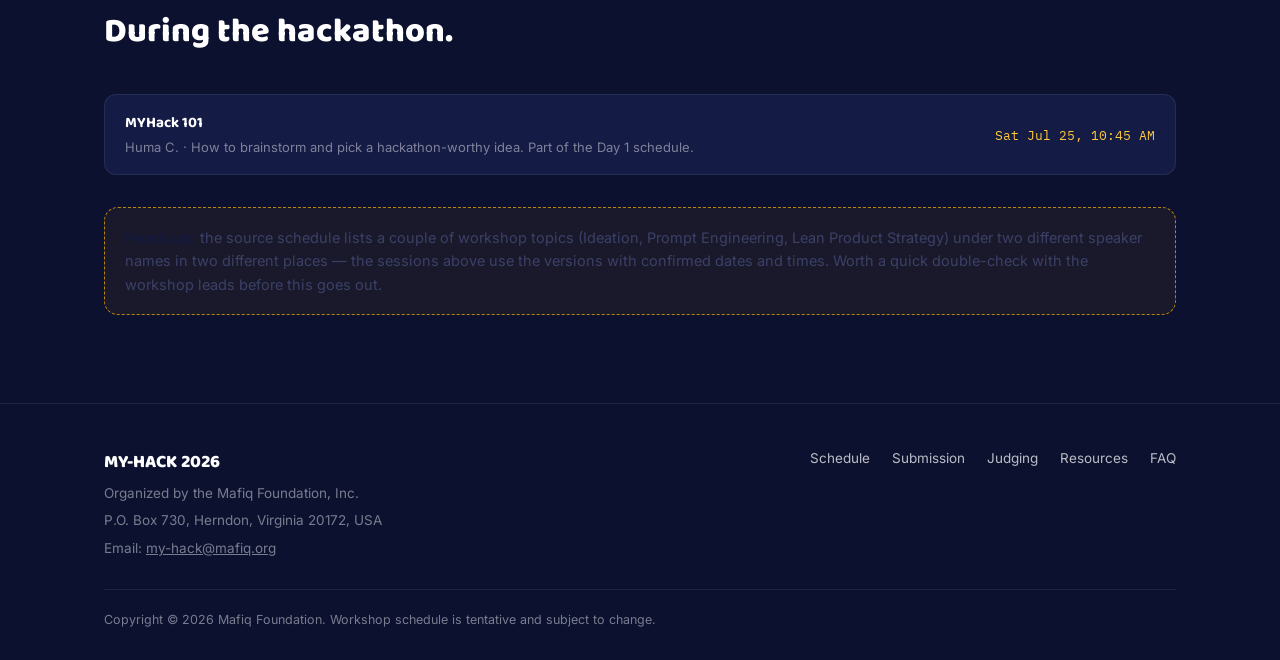
<file: workshops.html>
<!DOCTYPE html>
<html lang="en">
<head>
<meta charset="UTF-8">
<meta name="viewport" content="width=device-width, initial-scale=1.0">
<title>Workshops — MY-HACK 2026 ICM</title>
<link rel="preconnect" href="https://fonts.googleapis.com">
<link rel="preconnect" href="https://fonts.gstatic.com" crossorigin>
<link href="https://fonts.googleapis.com/css2?family=Press+Start+2P&family=Baloo+2:wght@500;700;800&family=Inter:wght@400;500;600;700&family=IBM+Plex+Mono:wght@500;600&display=swap" rel="stylesheet">
<link rel="stylesheet" href="style.css">
<link rel="icon" href="data:image/svg+xml,%3Csvg xmlns='http://www.w3.org/2000/svg' viewBox='0 0 100 100'%3E%3Crect width='100' height='100' rx='20' fill='%230C1130'/%3E%3Crect x='36' y='36' width='28' height='28' rx='6' fill='%23FFC93C'/%3E%3C/svg%3E">
</head>
<body>

<header>
  <div class="navbar">
    <a href="index.html" class="brand"><span class="dot"></span>MY-HACK 2026</a>
    <nav class="links">
      <a href="index.html">Home</a>
      <a href="schedule.html">Schedule</a>
      <a href="workshops.html" class="active">Workshops</a>
      <a href="submission.html">Submission</a>
      <a href="judging.html">Judging</a>
      <a href="resources.html">Resources</a>
    </nav>
    <div class="navActions">
      <!-- TODO: replace # with the actual WhatsApp channel invite link once it exists -->
      <a class="btn btn-ghost" href="#" target="_blank" rel="noopener">WhatsApp ↗</a>
      <!-- Devpost submission portal for the ICM event -->
      <a class="btn btn-gold" href="https://myhack-2026.devpost.com/" target="_blank" rel="noopener">Devpost ↗</a>
    </div>
  </div>
</header>

<section class="pageHero">
  <div class="wrap">
    <a href="index.html" class="crumb">← Back to home</a>
    <h1>Workshops</h1>
    <p class="lead">Optional prep sessions the week before the hackathon, plus one in-person session on Day 1 itself. None are required — they're just a head start.</p>
  </div>
</section>

<section class="section-pad">
  <div class="wrap">

    <!--
      LIVE EMBED SLOT — WORKSHOP SCHEDULE
      Once the workshop Google Doc is published (File → Share → Publish to web),
      replace the .liveBox div below with:
      <iframe src="YOUR_PUBLISHED_LINK" style="width:100%;min-height:700px;border:none;border-radius:14px;background:#fff;"></iframe>
    -->
    <div class="liveBox">
      <span class="liveBadge">SOON: LIVE</span>
      <p><b>This will link to a live, admin-editable workshop schedule.</b> For now, here's the lineup as currently planned — times may shift.</p>
    </div>

    <div class="ctaBand" style="margin-bottom:48px;">
      <div>
        <h2 style="font-size:22px;">Join the virtual workshops</h2>
        <p style="color:var(--white-70);font-size:14.5px;margin:10px 0 0;max-width:440px;">One Zoom registration gets you into all the pre-event virtual sessions below.</p>
      </div>
      <a href="https://us06web.zoom.us/meeting/register/2Gzoga4xSqqsng11cb6ibQ" target="_blank" rel="noopener" class="btn btn-gold">Register for Zoom →</a>
    </div>

    <div class="sectionHead">
      <span class="eyebrow">Pre-hackathon · Virtual</span>
      <h2>The week before.</h2>
    </div>
    <div class="workshopGrid">
      <div class="workshopCard">
        <div class="wInfo"><div class="wTopic">Finding Your ICP — Ideal Customer Profile</div><div class="wPerson">EdAI (Abdul Azeez) · Who exactly is your product for, and how do you have that conversation early?</div></div>
        <span class="wTime">Mon Jul 20, 6:30 PM</span>
      </div>
      <div class="workshopCard">
        <div class="wInfo"><div class="wTopic">Hackathon Ideation: From Problem to Tech Solution</div><div class="wPerson">Dr. Farid A.</div></div>
        <span class="wTime">Tue Jul 21, 6:30 PM</span>
      </div>
      <div class="workshopCard">
        <div class="wInfo"><div class="wTopic">From Concept to Product: Crossing the Valley of Death</div><div class="wPerson">EdAI (Abdul Azeez) · Build a platform that supports the full journey from idea validation to launch and scale.</div></div>
        <span class="wTime">Wed Jul 22, 6:30 PM</span>
      </div>
      <div class="workshopCard">
        <div class="wInfo"><div class="wTopic">Smart EPC Platform: From Registration to Recognition</div><div class="wPerson">Ridwan C. · An end-to-end platform for managing registration, submissions, scoring, and follow-up.</div></div>
        <span class="wTime">Wed Jul 22, 7:30 PM</span>
      </div>
      <div class="workshopCard">
        <div class="wInfo"><div class="wTopic">Research to Reality: Turning Social Challenges into Practical Solutions</div><div class="wPerson">Ebna Siam</div></div>
        <span class="wTime">Thu Jul 23, 10:00 AM</span>
      </div>
      <div class="workshopCard">
        <div class="wInfo"><div class="wTopic">Prompt Engineering Techniques</div><div class="wPerson">Dr. Faysal I. · Supercharge or challenge your ideas with AI.</div></div>
        <span class="wTime">Thu Jul 23, 6:00 PM</span>
      </div>
      <div class="workshopCard">
        <div class="wInfo"><div class="wTopic">Zero to Launch: Turn Your Idea Into a Scalable Enterprise Using Vibe Coding</div><div class="wPerson">Dr. Zaman</div></div>
        <span class="wTime">Fri Jul 24, 6:30 PM</span>
      </div>
    </div>

    <div class="sectionHead" style="margin-top:56px;">
      <span class="eyebrow">Day of · In person @ ICM</span>
      <h2>During the hackathon.</h2>
    </div>
    <div class="workshopGrid">
      <div class="workshopCard">
        <div class="wInfo"><div class="wTopic">MYHack 101</div><div class="wPerson">Huma C. · How to brainstorm and pick a hackathon-worthy idea. Part of the Day 1 schedule.</div></div>
        <span class="wTime">Sat Jul 25, 10:45 AM</span>
      </div>
    </div>

    <div class="noteBox" style="margin-top:32px;"><b>Heads up:</b> the source schedule lists a couple of workshop topics (Ideation, Prompt Engineering, Lean Product Strategy) under two different speaker names in two different places — the sessions above use the versions with confirmed dates and times. Worth a quick double-check with the workshop leads before this goes out.</div>
  </div>
</section>

<footer>
  <div class="wrap">
    <div class="footGrid">
      <div>
        <div class="fBrand">MY-HACK 2026</div>
        <p>Organized by the Mafiq Foundation, Inc.</p>
        <p>P.O. Box 730, Herndon, Virginia 20172, USA</p>
        <p>Email: <a href="mailto:my-hack@mafiq.org" style="text-decoration:underline;">my-hack@mafiq.org</a></p>
      </div>
      <div class="footLinks">
        <a href="schedule.html">Schedule</a>
        <a href="submission.html">Submission</a>
        <a href="judging.html">Judging</a>
        <a href="resources.html">Resources</a>
        <a href="index.html#faq">FAQ</a>
      </div>
    </div>
    <div class="copyline">Copyright © 2026 Mafiq Foundation. Workshop schedule is tentative and subject to change.</div>
  </div>
</footer>

</body>
</html>
</file>
<file: style.css>
:root{
  --navy-900:#0C1130;
  --navy-800:#141B45;
  --navy-700:#1D255C;
  --navy-600:#28337A;
  --gold:#FFC93C;
  --gold-deep:#B8860B;
  --teal:#2FB8A6;
  --teal-deep:#0E5C52;
  --paper:#F6F1E4;
  --paper-dim:#EAE3D0;
  --ink:#14183A;
  --ink-soft:#3B4066;
  --white:#FFFFFF;
  --white-70:rgba(255,255,255,0.72);
  --white-45:rgba(255,255,255,0.45);
  --font-display:'Baloo 2', sans-serif;
  --font-body:'Inter', sans-serif;
  --font-pixel:'Press Start 2P', monospace;
  --font-mono:'IBM Plex Mono', monospace;
  --radius:14px;
}
*{box-sizing:border-box;}
html{scroll-behavior:smooth;overflow-x:hidden;}
body{
  margin:0;
  background:var(--navy-900);
  color:var(--white);
  font-family:var(--font-body);
  line-height:1.6;
  -webkit-font-smoothing:antialiased;
  overflow-x:hidden;
  max-width:100vw;
}
a{color:inherit;}
img{max-width:100%;display:block;}
.wrap{max-width:1120px;margin:0 auto;padding:0 24px;}
h1,h2,h3{font-family:var(--font-display);font-weight:800;margin:0;line-height:1.08;}
.eyebrow{
  font-family:var(--font-pixel);
  font-size:11px;
  letter-spacing:0.5px;
  color:var(--gold);
  text-transform:uppercase;
  display:inline-block;
  margin-bottom:14px;
}
.section-pad{padding:88px 0;}
@media (max-width:640px){.section-pad{padding:56px 0;}}

/* ---------- NAV ---------- */
header{
  position:sticky;top:0;z-index:50;
  background:rgba(12,17,48,0.92);
  backdrop-filter:blur(8px);
  border-bottom:1px solid rgba(255,255,255,0.08);
}
.navbar{display:flex;align-items:center;justify-content:space-between;padding:14px 24px;max-width:1120px;margin:0 auto;}
.brand{display:flex;align-items:center;gap:10px;font-family:var(--font-display);font-weight:800;font-size:19px;color:var(--white);text-decoration:none;}
.brand .dot{width:10px;height:10px;background:var(--gold);border-radius:2px;}
nav.links{display:flex;gap:26px;align-items:center;}
nav.links a{font-size:14px;font-weight:600;color:var(--white-70);text-decoration:none;transition:color .15s;}
nav.links a:hover, nav.links a.active{color:var(--gold);}
.btn{
  display:inline-flex;align-items:center;gap:8px;
  font-family:var(--font-body);font-weight:700;font-size:14px;
  padding:11px 20px;border-radius:9px;text-decoration:none;
  border:2px solid transparent;cursor:pointer;
}
.btn-gold{background:var(--gold);color:var(--ink);}
.btn-gold:hover{background:#ffd662;}
.btn-ghost{background:transparent;color:var(--white);border-color:rgba(255,255,255,0.3);}
.btn-ghost:hover{border-color:var(--gold);color:var(--gold);}
.navActions{display:flex;gap:10px;align-items:center;}
.navActions .btn{white-space:nowrap;}
.navMobileBtn{display:none;background:none;border:none;color:var(--white);font-size:24px;cursor:pointer;padding:4px 6px;line-height:1;}
@media (max-width:860px){
  nav.links{display:none;}
  .navActions{display:none;}
  .navMobileBtn{display:block;}
}
.mobileMenu{display:none;flex-direction:column;background:var(--navy-800);border-top:1px solid rgba(255,255,255,0.08);padding:8px 24px 20px;}
.mobileMenu.open{display:flex;}
.mobileMenu a{color:var(--white-70);text-decoration:none;font-size:15.5px;font-weight:600;padding:13px 0;border-bottom:1px solid rgba(255,255,255,0.07);}
.mobileMenu a.active{color:var(--gold);}
.mobileMenu .mobileActions{display:flex;flex-direction:column;gap:10px;margin-top:16px;}
.mobileMenu .mobileActions .btn{width:100%;justify-content:center;text-align:center;}

/* ---------- PAGE HERO (sub-pages) ---------- */
.pageHero{
  padding:64px 0 48px;
  background:
    radial-gradient(ellipse 700px 400px at 85% -10%, rgba(255,201,60,0.14), transparent 60%),
    radial-gradient(ellipse 600px 500px at -10% 30%, rgba(47,184,166,0.12), transparent 60%),
    var(--navy-900);
  border-bottom:1px solid rgba(255,255,255,0.08);
}
.pageHero h1{font-size:40px;color:var(--white);}
.pageHero p.lead{font-size:16px;color:var(--white-70);max-width:560px;margin:16px 0 0;}
.crumb{font-family:var(--font-mono);font-size:12.5px;color:var(--white-45);margin-bottom:14px;text-decoration:none;display:inline-block;}
.crumb:hover{color:var(--gold);}

/* ---------- HERO (index) ---------- */
.hero{position:relative;padding:76px 0 90px;overflow:hidden;
  background:
    radial-gradient(ellipse 700px 400px at 85% -10%, rgba(255,201,60,0.16), transparent 60%),
    radial-gradient(ellipse 600px 500px at -10% 30%, rgba(47,184,166,0.14), transparent 60%),
    var(--navy-900);
}
.heroGrid{display:grid;grid-template-columns:1.15fr 0.85fr;gap:48px;align-items:center;}
@media (max-width:900px){.heroGrid{grid-template-columns:1fr;}}
.hero h1{font-size:56px;color:var(--white);}
.hero h1 span{color:var(--gold);}
@media (max-width:640px){.hero h1{font-size:38px;}}
.hero p.lead{font-size:17px;color:var(--white-70);max-width:520px;margin:20px 0 30px;}
.heroBtns{display:flex;gap:14px;flex-wrap:wrap;}
.factStrip{display:grid;grid-template-columns:repeat(4,1fr);border-top:1px solid rgba(255,255,255,0.12);margin-top:56px;padding-top:28px;}
@media (max-width:760px){.factStrip{grid-template-columns:repeat(2,1fr);gap:24px;}}
.factItem .fLabel{font-family:var(--font-pixel);font-size:9px;color:var(--gold);letter-spacing:.5px;text-transform:uppercase;display:block;margin-bottom:8px;}
.factItem .fVal{font-family:var(--font-display);font-weight:700;font-size:19px;color:var(--white);}

.browserCard{background:var(--paper);border-radius:16px;overflow:hidden;box-shadow:0 24px 60px rgba(0,0,0,0.35);transform:rotate(1.2deg);}
.browserCard .chrome{background:var(--navy-700);padding:10px 14px;display:flex;gap:6px;align-items:center;}
.browserCard .chrome span{width:9px;height:9px;border-radius:50%;display:inline-block;}
.browserCard .chrome span:nth-child(1){background:#FF6B6B;}
.browserCard .chrome span:nth-child(2){background:var(--gold);}
.browserCard .chrome span:nth-child(3){background:var(--teal);}
.browserCard .screen{padding:26px 24px;color:var(--ink);}
.browserCard .screen .tag{font-family:var(--font-pixel);font-size:10px;color:var(--teal-deep);margin-bottom:10px;display:block;}
.browserCard .screen h3{color:var(--ink);font-size:20px;margin-bottom:8px;}
.browserCard .screen p{color:var(--ink-soft);font-size:14px;margin:0;}

/* ---------- SECTION HEADERS ---------- */
.sectionHead{max-width:640px;margin-bottom:44px;}
.sectionHead h2{font-size:34px;color:var(--white);}
.sectionHead p{color:var(--white-70);font-size:16px;margin-top:12px;}
.onLight .sectionHead h2{color:var(--ink);}
.onLight .sectionHead p{color:var(--ink-soft);}
.onLight .eyebrow{color:var(--teal-deep);}
.onLight{background:var(--paper);color:var(--ink);}

/* ---------- ABOUT / EVENT CARDS ---------- */
.aboutGrid{display:grid;grid-template-columns:1fr 1fr;gap:40px;}
@media (max-width:820px){.aboutGrid{grid-template-columns:1fr;}}
.aboutGrid p{color:var(--ink-soft);font-size:16px;margin:0 0 16px;}
.eventCard{background:var(--white);border:1px solid var(--paper-dim);border-radius:var(--radius);padding:20px 22px;}
.eventCard .evName{font-family:var(--font-display);font-weight:700;font-size:17px;color:var(--ink);margin-bottom:6px;}
.eventCard .evMeta{font-size:14px;color:var(--ink-soft);display:flex;gap:8px;align-items:flex-start;margin-top:4px;}
.eventCard .evMeta b{color:var(--teal-deep);min-width:16px;}
.pill{display:inline-block;font-family:var(--font-mono);font-size:12px;font-weight:600;background:rgba(47,184,166,0.12);color:var(--teal-deep);padding:4px 10px;border-radius:20px;margin-top:10px;}

/* ---------- TRACKS ---------- */
.trackGrid{display:grid;grid-template-columns:repeat(auto-fit,minmax(280px,1fr));gap:22px;}
.trackCard{background:var(--navy-800);border:1px solid rgba(255,255,255,0.08);border-radius:var(--radius);padding:26px;}
.trackCard .num{font-family:var(--font-pixel);font-size:11px;color:var(--gold);display:block;margin-bottom:14px;}
.trackCard h3{font-size:19px;color:var(--white);margin-bottom:12px;}
.trackCard .lbl{font-size:11px;text-transform:uppercase;letter-spacing:.5px;font-weight:700;color:var(--teal);margin:14px 0 4px;}
.trackCard p{font-size:14px;color:var(--white-70);margin:0;}

/* ---------- BRING LIST ---------- */
.bringGrid{display:grid;grid-template-columns:repeat(auto-fit,minmax(230px,1fr));gap:16px;}
.bringItem{background:var(--white);border:1px solid var(--paper-dim);border-radius:var(--radius);padding:18px 20px;display:flex;gap:12px;align-items:flex-start;}
.bringItem .ic{width:34px;height:34px;flex:none;border-radius:8px;background:var(--teal);display:flex;align-items:center;justify-content:center;color:var(--white);font-family:var(--font-display);font-weight:700;}
.bringItem p{margin:0;font-size:14.5px;color:var(--ink);font-weight:600;}
.bringItem span{font-size:13px;color:var(--ink-soft);}
.noteBox{margin-top:26px;background:rgba(184,134,11,0.08);border:1px dashed var(--gold-deep);border-radius:var(--radius);padding:18px 20px;font-size:14.5px;color:var(--ink-soft);}
.noteBox b{color:var(--ink);}
.noteBox.dark{background:rgba(255,201,60,0.08);border-color:var(--gold);color:var(--white-70);}
.noteBox.dark b{color:var(--white);}

/* ---------- SCHEDULE / RHYTHM LINE ---------- */
.scheduleTop{display:flex;justify-content:space-between;align-items:flex-end;flex-wrap:wrap;gap:16px;margin-bottom:10px;}
.liveLink{font-family:var(--font-mono);font-size:13px;font-weight:600;color:var(--gold);text-decoration:none;border-bottom:1px dashed var(--gold);padding-bottom:2px;}
.dayToggle{display:flex;gap:10px;margin:30px 0 34px;}
.dayBtn{font-family:var(--font-mono);font-weight:600;font-size:13px;background:var(--navy-800);color:var(--white-70);border:1px solid rgba(255,255,255,0.12);padding:9px 18px;border-radius:8px;cursor:pointer;}
.dayBtn.active{background:var(--gold);color:var(--ink);border-color:var(--gold);}
.timeline{position:relative;padding-left:36px;}
.timeline::before{content:"";position:absolute;left:9px;top:6px;bottom:6px;width:2px;background:repeating-linear-gradient(to bottom, rgba(255,255,255,0.25) 0 6px, transparent 6px 12px);}
.tItem{position:relative;padding-bottom:22px;}
.tItem:last-child{padding-bottom:0;}
.tItem .tDot{position:absolute;left:-36px;top:2px;width:20px;height:20px;border-radius:50%;background:var(--navy-700);border:2px solid var(--white-45);}
.tItem.prayer .tDot{background:var(--gold);border-color:var(--gold);}
.tItem.meal .tDot{background:var(--teal);border-color:var(--teal);}
.tCard{background:var(--navy-800);border:1px solid rgba(255,255,255,0.08);border-radius:12px;padding:14px 18px;}
.tItem.prayer .tCard, .tItem.meal .tCard{background:transparent;border:none;padding:2px 0 2px 4px;}
.tTime{font-family:var(--font-mono);font-size:12.5px;color:var(--gold);font-weight:600;}
.tItem.prayer .tTime, .tItem.meal .tTime{color:var(--white-70);}
.tTitle{font-family:var(--font-display);font-weight:700;font-size:15.5px;color:var(--white);margin:4px 0 2px;}
.tItem.prayer .tTitle, .tItem.meal .tTitle{font-size:14px;color:var(--white-70);font-weight:600;}
.tDetail{font-size:13px;color:var(--white-45);margin:0;}
.dayPane{display:none;}
.dayPane.active{display:block;}
.miniSchedule{display:grid;gap:10px;}
.miniRow{display:flex;gap:16px;align-items:baseline;padding:10px 0;border-bottom:1px solid rgba(255,255,255,0.08);}
.miniRow .mTime{font-family:var(--font-mono);font-size:13px;color:var(--gold);min-width:78px;}
.miniRow .mTitle{font-size:14.5px;color:var(--white-70);}

/* ---------- RULES / JUDGING / PRIZES ---------- */
.twoCol{display:grid;grid-template-columns:1fr 1fr;gap:40px;}
@media (max-width:820px){.twoCol{grid-template-columns:1fr;}}
.checkList{list-style:none;margin:0;padding:0;display:grid;gap:12px;}
.checkList li{display:flex;gap:12px;font-size:15px;color:var(--white-70);align-items:flex-start;}
.checkList li .chk{flex:none;width:20px;height:20px;border-radius:5px;background:var(--gold);color:var(--ink);display:flex;align-items:center;justify-content:center;font-size:12px;font-weight:800;margin-top:1px;}
.onLight .checkList li{color:var(--ink-soft);}
.critGrid{display:grid;gap:12px;}
.critRow{display:flex;justify-content:space-between;gap:16px;padding:13px 0;border-bottom:1px solid rgba(255,255,255,0.08);}
.critRow b{font-family:var(--font-display);font-size:14.5px;color:var(--white);min-width:150px;}
.critRow span{font-size:13.5px;color:var(--white-45);text-align:right;}
.onLight .critRow{border-color:var(--paper-dim);}
.onLight .critRow b{color:var(--ink);}
.onLight .critRow span{color:var(--ink-soft);}
.prizeStrip{display:grid;grid-template-columns:repeat(3,1fr);gap:16px;margin-top:20px;}
@media (max-width:600px){.prizeStrip{grid-template-columns:1fr;}}
.prizeCard{background:var(--navy-800);border-radius:var(--radius);padding:22px;text-align:center;border:1px solid rgba(255,255,255,0.08);position:relative;overflow:hidden;}
.prizeCard::before{content:"";position:absolute;top:0;left:0;right:0;height:5px;}
.prizeCard.first{background:linear-gradient(180deg, rgba(255,201,60,0.14), var(--navy-800) 60%);}
.prizeCard.first::before{background:var(--gold);}
.prizeCard.second{background:linear-gradient(180deg, rgba(199,205,217,0.14), var(--navy-800) 60%);}
.prizeCard.second::before{background:#C7CDD9;}
.prizeCard.third{background:linear-gradient(180deg, rgba(201,136,79,0.16), var(--navy-800) 60%);}
.prizeCard.third::before{background:#C9884F;}
.prizeCard .place{font-family:var(--font-pixel);font-size:10px;color:var(--gold);margin-bottom:10px;display:block;}
.prizeCard.first .place{color:var(--gold);}
.prizeCard.second .place{color:#C7CDD9;}
.prizeCard.third .place{color:#C9884F;}
.prizeCard .amt{font-family:var(--font-display);font-weight:800;font-size:28px;color:var(--white);}
.prizeCard.first .amt{color:var(--gold);}
.prizeCard.second .amt{color:#C7CDD9;}
.prizeCard.third .amt{color:#C9884F;}
.prizeCard .sub{font-size:12.5px;color:var(--white-45);margin-top:4px;}

/* ---------- SPONSORS SECTION (homepage) ---------- */
.sponsorRow{display:flex;flex-wrap:wrap;gap:16px;align-items:center;justify-content:center;}
.sponsorRow .logoChip{background:var(--white);border-radius:10px;padding:14px 22px;display:flex;align-items:center;height:40px;}
.sponsorRow .logoChip img{height:40px;width:auto;display:block;}
.sponsorRow a.logoChip{transition:transform .15s;}
.sponsorRow a.logoChip:hover{transform:translateY(-2px);}

/* ---------- FORM CALLOUT (consent form, signups) ---------- */
.formCallout{
  display:flex;justify-content:space-between;align-items:center;gap:20px;flex-wrap:wrap;
  background:var(--navy-800);border:1px solid rgba(255,255,255,0.08);border-radius:var(--radius);
  padding:22px 26px;margin-bottom:16px;
}
.formCallout .fcText h3{font-size:15px;color:var(--white);margin-bottom:4px;}
.formCallout .fcText p{font-size:13.5px;color:var(--white-70);margin:0;max-width:480px;}
.onLight .formCallout{background:var(--white);border-color:var(--paper-dim);}
.onLight .formCallout .fcText h3{color:var(--ink);}
.onLight .formCallout .fcText p{color:var(--ink-soft);}

/* ---------- STEP LIST (submission page) ---------- */
.stepGrid{display:grid;gap:18px;}
.stepCard{display:flex;gap:18px;background:var(--navy-800);border:1px solid rgba(255,255,255,0.08);border-radius:var(--radius);padding:22px 24px;}
.stepCard .stepNum{font-family:var(--font-display);font-weight:800;font-size:22px;color:var(--gold);flex:none;width:34px;}
.stepCard h3{font-size:16.5px;color:var(--white);margin-bottom:6px;}
.stepCard p{font-size:14px;color:var(--white-70);margin:0;}
.reqTable{width:100%;border-collapse:collapse;font-size:14px;}
.reqTable th{text-align:left;font-family:var(--font-pixel);font-size:10px;color:var(--teal-deep);text-transform:uppercase;padding:0 0 12px;letter-spacing:.4px;}
.reqTable td{padding:14px 0;border-top:1px solid var(--paper-dim);color:var(--ink-soft);vertical-align:top;}
.reqTable td:first-child{font-family:var(--font-display);font-weight:700;color:var(--ink);width:220px;}
.toolGrid{display:grid;grid-template-columns:repeat(auto-fit,minmax(240px,1fr));gap:14px;}
.toolCard{background:var(--white);border:1px solid var(--paper-dim);border-radius:12px;padding:16px 18px;}
.toolCard .tName{font-family:var(--font-display);font-weight:700;font-size:15px;color:var(--ink);}
.toolCard .tDesc{font-size:13px;color:var(--ink-soft);margin:4px 0 8px;}
.toolCard a{font-family:var(--font-mono);font-size:12px;color:var(--teal-deep);text-decoration:none;border-bottom:1px dashed var(--teal-deep);}
.toolGroupLabel{font-family:var(--font-pixel);font-size:10px;color:var(--teal-deep);text-transform:uppercase;letter-spacing:.4px;margin:36px 0 16px;}
.toolGroupLabel:first-of-type{margin-top:0;}

/* ---------- FAQ ---------- */
.faqList{display:grid;gap:10px;max-width:800px;}
details{background:var(--white);border:1px solid var(--paper-dim);border-radius:12px;padding:4px 20px;}
summary{cursor:pointer;list-style:none;padding:16px 0;font-family:var(--font-display);font-weight:700;font-size:15.5px;color:var(--ink);display:flex;justify-content:space-between;align-items:center;}
summary::-webkit-details-marker{display:none;}
summary::after{content:"+";font-size:20px;color:var(--teal-deep);font-weight:400;}
details[open] summary::after{content:"\2013";}
details p{margin:0 0 18px;font-size:14.5px;color:var(--ink-soft);}

/* ---------- CTA / FOOTER ---------- */
.ctaBand{background:linear-gradient(120deg,var(--navy-800),var(--navy-700));border-radius:20px;padding:56px 48px;display:flex;justify-content:space-between;align-items:center;gap:32px;flex-wrap:wrap;border:1px solid rgba(255,255,255,0.08);}
.ctaBand h2{font-size:28px;color:var(--white);max-width:420px;}
footer{background:var(--navy-900);border-top:1px solid rgba(255,255,255,0.08);padding:44px 0 30px;}
.footGrid{display:flex;justify-content:space-between;gap:24px;flex-wrap:wrap;}
.footGrid .fBrand{font-family:var(--font-display);font-weight:800;font-size:18px;}
.footGrid p{font-size:13.5px;color:var(--white-45);margin:6px 0 0;}
.footLinks{display:flex;gap:22px;flex-wrap:wrap;}
.footLinks a{font-size:13.5px;color:var(--white-70);text-decoration:none;}
.footLinks a:hover{color:var(--gold);}
.copyline{margin-top:30px;padding-top:20px;border-top:1px solid rgba(255,255,255,0.08);font-size:12.5px;color:var(--white-45);}

/* ---------- LIVE EMBED PLACEHOLDER ---------- */
.liveBox{
  border:1.5px dashed var(--gold);
  border-radius:var(--radius);
  padding:20px 22px;
  display:flex;
  gap:14px;
  align-items:flex-start;
  background:rgba(255,201,60,0.06);
  margin-bottom:32px;
}
.liveBox .liveBadge{
  font-family:var(--font-pixel);
  font-size:9px;
  color:var(--navy-900);
  background:var(--gold);
  padding:5px 8px;
  border-radius:5px;
  flex:none;
  margin-top:2px;
}
.liveBox p{margin:0;font-size:13.5px;color:var(--white-70);}
.onLight .liveBox p{color:var(--ink-soft);}
.liveBox p b{color:var(--white);}
.onLight .liveBox p b{color:var(--ink);}

/* ---------- WORKSHOP CARDS ---------- */
.workshopGrid{display:grid;gap:12px;}
.workshopCard{
  display:flex;justify-content:space-between;align-items:center;gap:16px;flex-wrap:wrap;
  background:var(--navy-800);border:1px solid rgba(255,255,255,0.08);border-radius:12px;padding:16px 20px;
}
.workshopCard .wInfo .wTopic{font-family:var(--font-display);font-weight:700;font-size:15px;color:var(--white);}
.workshopCard .wInfo .wPerson{font-size:13px;color:var(--white-45);margin-top:2px;}
.workshopCard .wTime{font-family:var(--font-mono);font-size:12.5px;color:var(--gold);white-space:nowrap;}

/* ---------- PRIZE-BY-TRACK CARDS ---------- */
.prizeTrackGrid{display:grid;grid-template-columns:repeat(auto-fit,minmax(280px,1fr));gap:20px;}
.prizeTrackCard{background:var(--navy-800);border:1px solid rgba(255,255,255,0.08);border-radius:var(--radius);padding:26px;}
.prizeTrackCard .ptNum{font-family:var(--font-pixel);font-size:10px;color:var(--teal);display:block;margin-bottom:12px;}
.prizeTrackCard h3{font-size:17px;color:var(--white);margin-bottom:18px;min-height:44px;}
.ptLadder{display:grid;gap:8px;}
.ptRow{display:flex;justify-content:space-between;align-items:center;padding:9px 0;border-top:1px solid rgba(255,255,255,0.08);}
.ptRow:first-child{border-top:none;}
.ptRow .ptPlace{font-size:13px;color:var(--white-70);font-weight:600;}
.ptRow .ptAmt{font-family:var(--font-display);font-weight:800;font-size:16px;color:var(--gold);}

/* ---------- COMPACT VIDEO LIST (tutorials) ---------- */
.videoList{display:grid;gap:2px;border-top:1px solid var(--paper-dim);}
.videoRow{
  display:flex;align-items:center;gap:14px;padding:14px 4px;
  border-bottom:1px solid var(--paper-dim);text-decoration:none;color:inherit;
  transition:background .15s;
}
.videoRow:hover{background:rgba(184,134,11,0.06);}
.videoRow .playIcon{
  flex:none;width:30px;height:30px;border-radius:8px;background:#FF3B30;color:var(--white);
  display:flex;align-items:center;justify-content:center;font-size:12px;
}
.videoRow .vName{font-family:var(--font-display);font-weight:700;font-size:14.5px;color:var(--ink);}
.videoRow .vTag{font-family:var(--font-mono);font-size:11.5px;color:var(--teal-deep);white-space:nowrap;margin-left:auto;}

/* ---------- MULTI-COLUMN SCHEDULE GRID ---------- */
.gridScroll{overflow-x:auto;border-radius:14px;border:1px solid rgba(255,255,255,0.08);}
.scheduleGrid{width:100%;min-width:680px;border-collapse:collapse;background:var(--navy-900);}
.scheduleGrid thead th{
  font-family:var(--font-pixel);font-size:9px;letter-spacing:.4px;text-transform:uppercase;
  text-align:left;padding:14px 16px;background:var(--navy-800);color:var(--white-70);
  border-bottom:1px solid rgba(255,255,255,0.1);
}
.scheduleGrid thead th.timeHead{color:var(--gold);width:150px;}
.scheduleGrid td{padding:12px 16px;border-bottom:1px solid rgba(255,255,255,0.06);vertical-align:top;}
.scheduleGrid .timeCell{
  font-family:var(--font-mono);font-size:12.5px;color:var(--white-45);white-space:nowrap;
  border-right:1px solid rgba(255,255,255,0.08);
}
.scheduleGrid .hackCell{background:rgba(47,184,166,0.07);border-left:3px solid var(--teal);}
.scheduleGrid .workshopCell{background:rgba(255,201,60,0.06);border-left:3px solid var(--gold);}
.scheduleGrid .prayerCell{background:rgba(232,135,154,0.07);border-left:3px solid #E8879A;}
.scheduleGrid .cellTitle{font-family:var(--font-display);font-weight:700;font-size:14px;color:var(--white);margin-bottom:2px;}
.scheduleGrid .cellSub{font-size:12px;color:var(--white-45);}
.gridLegend{display:flex;gap:20px;flex-wrap:wrap;margin-bottom:16px;}
.gridLegend span{display:inline-flex;align-items:center;gap:7px;font-size:12.5px;color:var(--white-70);}
.gridLegend i{width:10px;height:10px;border-radius:3px;display:inline-block;}

.footLogos{display:flex;flex-wrap:wrap;gap:12px;align-items:center;margin-top:28px;padding-top:24px;border-top:1px solid rgba(255,255,255,0.08);}
.footLogos .logoChip{background:var(--white);border-radius:8px;padding:8px 14px;display:flex;align-items:center;height:28px;}
.footLogos .logoChip img{height:28px;width:auto;display:block;}
.footLogos a.logoChip{transition:opacity .15s;}
.footLogos a.logoChip:hover{opacity:0.8;}

/* ---------- RUBRIC SCALE ---------- */
.rubricCat{background:var(--white);border:1px solid var(--paper-dim);border-radius:var(--radius);padding:26px 26px 22px;margin-bottom:22px;}
.rubricCat .rcHead{display:flex;justify-content:space-between;align-items:baseline;margin-bottom:20px;flex-wrap:wrap;gap:6px;}
.rubricCat .rcHead h3{font-size:18px;color:var(--ink);}
.rubricCat .rcHead span{font-family:var(--font-mono);font-size:12.5px;color:var(--gold-deep);font-weight:600;}
.scaleTrack{position:relative;height:6px;background:linear-gradient(to right, var(--paper-dim), var(--gold));border-radius:4px;margin:0 2px 14px;}
.scaleMarker{position:absolute;top:50%;width:14px;height:14px;background:var(--white);border:3px solid var(--gold-deep);border-radius:50%;transform:translate(-50%,-50%);}
.scaleCols{display:grid;grid-template-columns:repeat(4,1fr);gap:14px;}
@media (max-width:640px){.scaleCols{grid-template-columns:repeat(2,1fr);}}
.scaleCol{text-align:left;}
.scaleCol .scLabel{font-family:var(--font-display);font-weight:700;font-size:13px;color:var(--ink);}
.scaleCol .scPts{font-family:var(--font-mono);font-size:12px;color:var(--gold-deep);font-weight:600;margin:2px 0 6px;}
.scaleCol .scDesc{font-size:12.5px;color:var(--ink-soft);line-height:1.5;}
.bonusBlock{background:rgba(47,184,166,0.07);border:1px solid rgba(47,184,166,0.25);border-radius:var(--radius);padding:22px 26px;margin-bottom:20px;}
.bonusBlock.fit{background:rgba(255,201,60,0.08);border-color:rgba(255,201,60,0.3);}
.bonusRow{display:flex;gap:14px;align-items:flex-start;padding:10px 0;border-top:1px solid rgba(0,0,0,0.06);}
.bonusRow:first-of-type{border-top:none;}
.bonusRow .bPts{font-family:var(--font-display);font-weight:800;font-size:15px;color:var(--teal-deep);min-width:56px;}
.bonusBlock.fit .bonusRow .bPts{color:var(--gold-deep);}
.bonusRow .bDesc{font-size:13.5px;color:var(--ink-soft);}

.reveal{opacity:0;transform:translateY(14px);transition:opacity .5s ease, transform .5s ease;}
.reveal.show{opacity:1;transform:translateY(0);}
@media (prefers-reduced-motion: reduce){.reveal{opacity:1;transform:none;transition:none;}}
</file>
